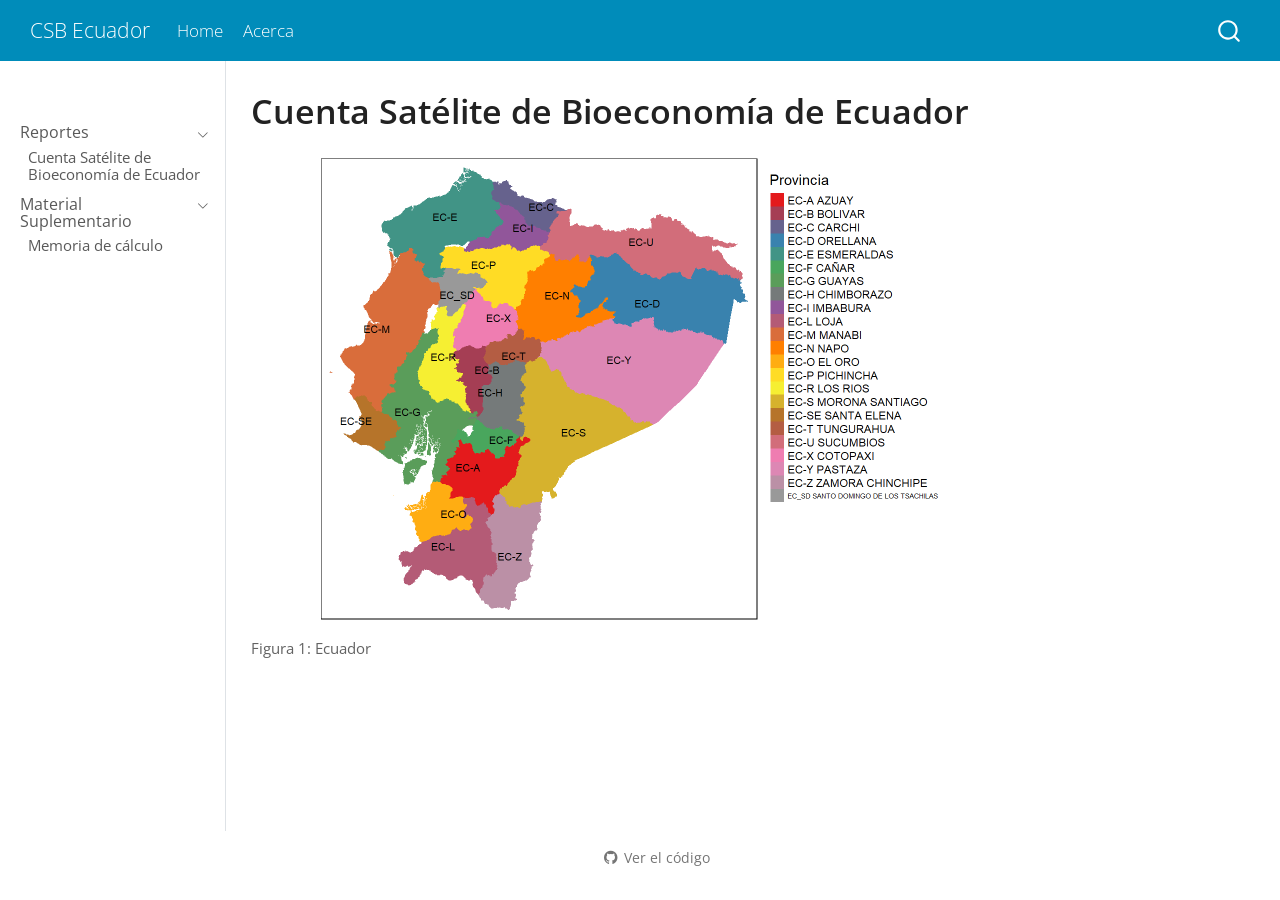
<file: docs/index.html>
<!DOCTYPE html>
<html xmlns="http://www.w3.org/1999/xhtml" lang="es" xml:lang="es"><head>

<meta charset="utf-8">
<meta name="generator" content="quarto-1.4.549">

<meta name="viewport" content="width=device-width, initial-scale=1.0, user-scalable=yes">


<title>CSB Ecuador - Cuenta Satélite de Bioeconomía de Ecuador</title>
<style>
code{white-space: pre-wrap;}
span.smallcaps{font-variant: small-caps;}
div.columns{display: flex; gap: min(4vw, 1.5em);}
div.column{flex: auto; overflow-x: auto;}
div.hanging-indent{margin-left: 1.5em; text-indent: -1.5em;}
ul.task-list{list-style: none;}
ul.task-list li input[type="checkbox"] {
  width: 0.8em;
  margin: 0 0.8em 0.2em -1em; /* quarto-specific, see https://github.com/quarto-dev/quarto-cli/issues/4556 */ 
  vertical-align: middle;
}
</style>


<script src="site_libs/quarto-nav/quarto-nav.js"></script>
<script src="site_libs/clipboard/clipboard.min.js"></script>
<script src="site_libs/quarto-search/autocomplete.umd.js"></script>
<script src="site_libs/quarto-search/fuse.min.js"></script>
<script src="site_libs/quarto-search/quarto-search.js"></script>
<meta name="quarto:offset" content="./">
<script src="site_libs/quarto-html/quarto.js"></script>
<script src="site_libs/quarto-html/popper.min.js"></script>
<script src="site_libs/quarto-html/tippy.umd.min.js"></script>
<script src="site_libs/quarto-html/anchor.min.js"></script>
<link href="site_libs/quarto-html/tippy.css" rel="stylesheet">
<link href="site_libs/quarto-html/quarto-syntax-highlighting.css" rel="stylesheet" id="quarto-text-highlighting-styles">
<script src="site_libs/bootstrap/bootstrap.min.js"></script>
<link href="site_libs/bootstrap/bootstrap-icons.css" rel="stylesheet">
<link href="site_libs/bootstrap/bootstrap.min.css" rel="stylesheet" id="quarto-bootstrap" data-mode="light">
<script id="quarto-search-options" type="application/json">{
  "location": "navbar",
  "copy-button": false,
  "collapse-after": 3,
  "panel-placement": "end",
  "type": "overlay",
  "limit": 50,
  "keyboard-shortcut": [
    "f",
    "/",
    "s"
  ],
  "show-item-context": false,
  "language": {
    "search-no-results-text": "Sin resultados",
    "search-matching-documents-text": "documentos encontrados",
    "search-copy-link-title": "Copiar el enlace en la búsqueda",
    "search-hide-matches-text": "Ocultar resultados adicionales",
    "search-more-match-text": "resultado adicional en este documento",
    "search-more-matches-text": "resultados adicionales en este documento",
    "search-clear-button-title": "Borrar",
    "search-text-placeholder": "",
    "search-detached-cancel-button-title": "Cancelar",
    "search-submit-button-title": "Enviar",
    "search-label": "Buscar"
  }
}</script>


<link rel="stylesheet" href="styles.css">
</head>

<body class="nav-sidebar docked nav-fixed">

<div id="quarto-search-results"></div>
  <header id="quarto-header" class="headroom fixed-top">
    <nav class="navbar navbar-expand-lg " data-bs-theme="dark">
      <div class="navbar-container container-fluid">
      <div class="navbar-brand-container mx-auto">
    <a class="navbar-brand" href="./index.html">
    <span class="navbar-title">CSB Ecuador</span>
    </a>
  </div>
            <div id="quarto-search" class="" title="Buscar"></div>
          <button class="navbar-toggler" type="button" data-bs-toggle="collapse" data-bs-target="#navbarCollapse" aria-controls="navbarCollapse" aria-expanded="false" aria-label="Navegación de palanca" onclick="if (window.quartoToggleHeadroom) { window.quartoToggleHeadroom(); }">
  <span class="navbar-toggler-icon"></span>
</button>
          <div class="collapse navbar-collapse" id="navbarCollapse">
            <ul class="navbar-nav navbar-nav-scroll me-auto">
  <li class="nav-item">
    <a class="nav-link active" href="./index.html" aria-current="page"> 
<span class="menu-text">Home</span></a>
  </li>  
  <li class="nav-item">
    <a class="nav-link" href="./acerca.html"> 
<span class="menu-text">Acerca</span></a>
  </li>  
</ul>
          </div> <!-- /navcollapse -->
          <div class="quarto-navbar-tools">
</div>
      </div> <!-- /container-fluid -->
    </nav>
  <nav class="quarto-secondary-nav">
    <div class="container-fluid d-flex">
      <button type="button" class="quarto-btn-toggle btn" data-bs-toggle="collapse" data-bs-target=".quarto-sidebar-collapse-item" aria-controls="quarto-sidebar" aria-expanded="false" aria-label="Alternar barra lateral" onclick="if (window.quartoToggleHeadroom) { window.quartoToggleHeadroom(); }">
        <i class="bi bi-layout-text-sidebar-reverse"></i>
      </button>
        <nav class="quarto-page-breadcrumbs" aria-label="breadcrumb"><ol class="breadcrumb"><li class="breadcrumb-item">Cuenta Satélite de Bioeconomía de Ecuador</li></ol></nav>
        <a class="flex-grow-1" role="button" data-bs-toggle="collapse" data-bs-target=".quarto-sidebar-collapse-item" aria-controls="quarto-sidebar" aria-expanded="false" aria-label="Alternar barra lateral" onclick="if (window.quartoToggleHeadroom) { window.quartoToggleHeadroom(); }">      
        </a>
      <button type="button" class="btn quarto-search-button" aria-label="" onclick="window.quartoOpenSearch();">
        <i class="bi bi-search"></i>
      </button>
    </div>
  </nav>
</header>
<!-- content -->
<div id="quarto-content" class="quarto-container page-columns page-rows-contents page-layout-article page-navbar">
<!-- sidebar -->
  <nav id="quarto-sidebar" class="sidebar collapse collapse-horizontal quarto-sidebar-collapse-item sidebar-navigation docked overflow-auto">
        <div class="mt-2 flex-shrink-0 align-items-center">
        <div class="sidebar-search">
        <div id="quarto-search" class="" title="Buscar"></div>
        </div>
        </div>
    <div class="sidebar-menu-container"> 
    <ul class="list-unstyled mt-1">
        <li class="sidebar-item sidebar-item-section">
      <div class="sidebar-item-container"> 
            <a class="sidebar-item-text sidebar-link text-start" data-bs-toggle="collapse" data-bs-target="#quarto-sidebar-section-1" aria-expanded="true">
 <span class="menu-text">Reportes</span></a>
          <a class="sidebar-item-toggle text-start" data-bs-toggle="collapse" data-bs-target="#quarto-sidebar-section-1" aria-expanded="true" aria-label="Alternar sección">
            <i class="bi bi-chevron-right ms-2"></i>
          </a> 
      </div>
      <ul id="quarto-sidebar-section-1" class="collapse list-unstyled sidebar-section depth1 show">  
          <li class="sidebar-item">
  <div class="sidebar-item-container"> 
  <a href="./reportes/cta-bioeconomia-ecu.html" class="sidebar-item-text sidebar-link">
 <span class="menu-text">Cuenta Satélite de Bioeconomía de Ecuador</span></a>
  </div>
</li>
      </ul>
  </li>
        <li class="sidebar-item sidebar-item-section">
      <div class="sidebar-item-container"> 
            <a class="sidebar-item-text sidebar-link text-start" data-bs-toggle="collapse" data-bs-target="#quarto-sidebar-section-2" aria-expanded="true">
 <span class="menu-text">Material Suplementario</span></a>
          <a class="sidebar-item-toggle text-start" data-bs-toggle="collapse" data-bs-target="#quarto-sidebar-section-2" aria-expanded="true" aria-label="Alternar sección">
            <i class="bi bi-chevron-right ms-2"></i>
          </a> 
      </div>
      <ul id="quarto-sidebar-section-2" class="collapse list-unstyled sidebar-section depth1 show">  
          <li class="sidebar-item">
  <div class="sidebar-item-container"> 
  <a href="./suplementarios/mem-cta-bioeconomia-ecu.html" class="sidebar-item-text sidebar-link">
 <span class="menu-text">Memoria de cálculo</span></a>
  </div>
</li>
      </ul>
  </li>
    </ul>
    </div>
</nav>
<div id="quarto-sidebar-glass" class="quarto-sidebar-collapse-item" data-bs-toggle="collapse" data-bs-target=".quarto-sidebar-collapse-item"></div>
<!-- margin-sidebar -->
    <div id="quarto-margin-sidebar" class="sidebar margin-sidebar">
        
    </div>
<!-- main -->
<main class="content" id="quarto-document-content">

<header id="title-block-header" class="quarto-title-block default">
<div class="quarto-title">
<h1 class="title">Cuenta Satélite de Bioeconomía de Ecuador</h1>
</div>



<div class="quarto-title-meta">

    
  
    
  </div>
  


</header>


<div class="cell">
<div class="cell-output-display">
<div id="fig-map-adm1" class="quarto-figure quarto-figure-center quarto-float anchored">
<figure class="quarto-float quarto-float-fig figure">
<div aria-describedby="fig-map-adm1-caption-0ceaefa1-69ba-4598-a22c-09a6ac19f8ca">
<img src="index_files/figure-html/fig-map-adm1-1.png" class="img-fluid figure-img" width="672">
</div>
<figcaption class="quarto-float-caption-bottom quarto-float-caption quarto-float-fig" id="fig-map-adm1-caption-0ceaefa1-69ba-4598-a22c-09a6ac19f8ca">
Figura&nbsp;1: Ecuador
</figcaption>
</figure>
</div>
</div>
</div>



</main> <!-- /main -->
<script id="quarto-html-after-body" type="application/javascript">
window.document.addEventListener("DOMContentLoaded", function (event) {
  const toggleBodyColorMode = (bsSheetEl) => {
    const mode = bsSheetEl.getAttribute("data-mode");
    const bodyEl = window.document.querySelector("body");
    if (mode === "dark") {
      bodyEl.classList.add("quarto-dark");
      bodyEl.classList.remove("quarto-light");
    } else {
      bodyEl.classList.add("quarto-light");
      bodyEl.classList.remove("quarto-dark");
    }
  }
  const toggleBodyColorPrimary = () => {
    const bsSheetEl = window.document.querySelector("link#quarto-bootstrap");
    if (bsSheetEl) {
      toggleBodyColorMode(bsSheetEl);
    }
  }
  toggleBodyColorPrimary();  
  const icon = "";
  const anchorJS = new window.AnchorJS();
  anchorJS.options = {
    placement: 'right',
    icon: icon
  };
  anchorJS.add('.anchored');
  const isCodeAnnotation = (el) => {
    for (const clz of el.classList) {
      if (clz.startsWith('code-annotation-')) {                     
        return true;
      }
    }
    return false;
  }
  const clipboard = new window.ClipboardJS('.code-copy-button', {
    text: function(trigger) {
      const codeEl = trigger.previousElementSibling.cloneNode(true);
      for (const childEl of codeEl.children) {
        if (isCodeAnnotation(childEl)) {
          childEl.remove();
        }
      }
      return codeEl.innerText;
    }
  });
  clipboard.on('success', function(e) {
    // button target
    const button = e.trigger;
    // don't keep focus
    button.blur();
    // flash "checked"
    button.classList.add('code-copy-button-checked');
    var currentTitle = button.getAttribute("title");
    button.setAttribute("title", "Copiado");
    let tooltip;
    if (window.bootstrap) {
      button.setAttribute("data-bs-toggle", "tooltip");
      button.setAttribute("data-bs-placement", "left");
      button.setAttribute("data-bs-title", "Copiado");
      tooltip = new bootstrap.Tooltip(button, 
        { trigger: "manual", 
          customClass: "code-copy-button-tooltip",
          offset: [0, -8]});
      tooltip.show();    
    }
    setTimeout(function() {
      if (tooltip) {
        tooltip.hide();
        button.removeAttribute("data-bs-title");
        button.removeAttribute("data-bs-toggle");
        button.removeAttribute("data-bs-placement");
      }
      button.setAttribute("title", currentTitle);
      button.classList.remove('code-copy-button-checked');
    }, 1000);
    // clear code selection
    e.clearSelection();
  });
  function tippyHover(el, contentFn, onTriggerFn, onUntriggerFn) {
    const config = {
      allowHTML: true,
      maxWidth: 500,
      delay: 100,
      arrow: false,
      appendTo: function(el) {
          return el.parentElement;
      },
      interactive: true,
      interactiveBorder: 10,
      theme: 'quarto',
      placement: 'bottom-start',
    };
    if (contentFn) {
      config.content = contentFn;
    }
    if (onTriggerFn) {
      config.onTrigger = onTriggerFn;
    }
    if (onUntriggerFn) {
      config.onUntrigger = onUntriggerFn;
    }
    window.tippy(el, config); 
  }
  const noterefs = window.document.querySelectorAll('a[role="doc-noteref"]');
  for (var i=0; i<noterefs.length; i++) {
    const ref = noterefs[i];
    tippyHover(ref, function() {
      // use id or data attribute instead here
      let href = ref.getAttribute('data-footnote-href') || ref.getAttribute('href');
      try { href = new URL(href).hash; } catch {}
      const id = href.replace(/^#\/?/, "");
      const note = window.document.getElementById(id);
      return note.innerHTML;
    });
  }
  const xrefs = window.document.querySelectorAll('a.quarto-xref');
  const processXRef = (id, note) => {
    // Strip column container classes
    const stripColumnClz = (el) => {
      el.classList.remove("page-full", "page-columns");
      if (el.children) {
        for (const child of el.children) {
          stripColumnClz(child);
        }
      }
    }
    stripColumnClz(note)
    if (id === null || id.startsWith('sec-')) {
      // Special case sections, only their first couple elements
      const container = document.createElement("div");
      if (note.children && note.children.length > 2) {
        container.appendChild(note.children[0].cloneNode(true));
        for (let i = 1; i < note.children.length; i++) {
          const child = note.children[i];
          if (child.tagName === "P" && child.innerText === "") {
            continue;
          } else {
            container.appendChild(child.cloneNode(true));
            break;
          }
        }
        if (window.Quarto?.typesetMath) {
          window.Quarto.typesetMath(container);
        }
        return container.innerHTML
      } else {
        if (window.Quarto?.typesetMath) {
          window.Quarto.typesetMath(note);
        }
        return note.innerHTML;
      }
    } else {
      // Remove any anchor links if they are present
      const anchorLink = note.querySelector('a.anchorjs-link');
      if (anchorLink) {
        anchorLink.remove();
      }
      if (window.Quarto?.typesetMath) {
        window.Quarto.typesetMath(note);
      }
      // TODO in 1.5, we should make sure this works without a callout special case
      if (note.classList.contains("callout")) {
        return note.outerHTML;
      } else {
        return note.innerHTML;
      }
    }
  }
  for (var i=0; i<xrefs.length; i++) {
    const xref = xrefs[i];
    tippyHover(xref, undefined, function(instance) {
      instance.disable();
      let url = xref.getAttribute('href');
      let hash = undefined; 
      if (url.startsWith('#')) {
        hash = url;
      } else {
        try { hash = new URL(url).hash; } catch {}
      }
      if (hash) {
        const id = hash.replace(/^#\/?/, "");
        const note = window.document.getElementById(id);
        if (note !== null) {
          try {
            const html = processXRef(id, note.cloneNode(true));
            instance.setContent(html);
          } finally {
            instance.enable();
            instance.show();
          }
        } else {
          // See if we can fetch this
          fetch(url.split('#')[0])
          .then(res => res.text())
          .then(html => {
            const parser = new DOMParser();
            const htmlDoc = parser.parseFromString(html, "text/html");
            const note = htmlDoc.getElementById(id);
            if (note !== null) {
              const html = processXRef(id, note);
              instance.setContent(html);
            } 
          }).finally(() => {
            instance.enable();
            instance.show();
          });
        }
      } else {
        // See if we can fetch a full url (with no hash to target)
        // This is a special case and we should probably do some content thinning / targeting
        fetch(url)
        .then(res => res.text())
        .then(html => {
          const parser = new DOMParser();
          const htmlDoc = parser.parseFromString(html, "text/html");
          const note = htmlDoc.querySelector('main.content');
          if (note !== null) {
            // This should only happen for chapter cross references
            // (since there is no id in the URL)
            // remove the first header
            if (note.children.length > 0 && note.children[0].tagName === "HEADER") {
              note.children[0].remove();
            }
            const html = processXRef(null, note);
            instance.setContent(html);
          } 
        }).finally(() => {
          instance.enable();
          instance.show();
        });
      }
    }, function(instance) {
    });
  }
      let selectedAnnoteEl;
      const selectorForAnnotation = ( cell, annotation) => {
        let cellAttr = 'data-code-cell="' + cell + '"';
        let lineAttr = 'data-code-annotation="' +  annotation + '"';
        const selector = 'span[' + cellAttr + '][' + lineAttr + ']';
        return selector;
      }
      const selectCodeLines = (annoteEl) => {
        const doc = window.document;
        const targetCell = annoteEl.getAttribute("data-target-cell");
        const targetAnnotation = annoteEl.getAttribute("data-target-annotation");
        const annoteSpan = window.document.querySelector(selectorForAnnotation(targetCell, targetAnnotation));
        const lines = annoteSpan.getAttribute("data-code-lines").split(",");
        const lineIds = lines.map((line) => {
          return targetCell + "-" + line;
        })
        let top = null;
        let height = null;
        let parent = null;
        if (lineIds.length > 0) {
            //compute the position of the single el (top and bottom and make a div)
            const el = window.document.getElementById(lineIds[0]);
            top = el.offsetTop;
            height = el.offsetHeight;
            parent = el.parentElement.parentElement;
          if (lineIds.length > 1) {
            const lastEl = window.document.getElementById(lineIds[lineIds.length - 1]);
            const bottom = lastEl.offsetTop + lastEl.offsetHeight;
            height = bottom - top;
          }
          if (top !== null && height !== null && parent !== null) {
            // cook up a div (if necessary) and position it 
            let div = window.document.getElementById("code-annotation-line-highlight");
            if (div === null) {
              div = window.document.createElement("div");
              div.setAttribute("id", "code-annotation-line-highlight");
              div.style.position = 'absolute';
              parent.appendChild(div);
            }
            div.style.top = top - 2 + "px";
            div.style.height = height + 4 + "px";
            div.style.left = 0;
            let gutterDiv = window.document.getElementById("code-annotation-line-highlight-gutter");
            if (gutterDiv === null) {
              gutterDiv = window.document.createElement("div");
              gutterDiv.setAttribute("id", "code-annotation-line-highlight-gutter");
              gutterDiv.style.position = 'absolute';
              const codeCell = window.document.getElementById(targetCell);
              const gutter = codeCell.querySelector('.code-annotation-gutter');
              gutter.appendChild(gutterDiv);
            }
            gutterDiv.style.top = top - 2 + "px";
            gutterDiv.style.height = height + 4 + "px";
          }
          selectedAnnoteEl = annoteEl;
        }
      };
      const unselectCodeLines = () => {
        const elementsIds = ["code-annotation-line-highlight", "code-annotation-line-highlight-gutter"];
        elementsIds.forEach((elId) => {
          const div = window.document.getElementById(elId);
          if (div) {
            div.remove();
          }
        });
        selectedAnnoteEl = undefined;
      };
        // Handle positioning of the toggle
    window.addEventListener(
      "resize",
      throttle(() => {
        elRect = undefined;
        if (selectedAnnoteEl) {
          selectCodeLines(selectedAnnoteEl);
        }
      }, 10)
    );
    function throttle(fn, ms) {
    let throttle = false;
    let timer;
      return (...args) => {
        if(!throttle) { // first call gets through
            fn.apply(this, args);
            throttle = true;
        } else { // all the others get throttled
            if(timer) clearTimeout(timer); // cancel #2
            timer = setTimeout(() => {
              fn.apply(this, args);
              timer = throttle = false;
            }, ms);
        }
      };
    }
      // Attach click handler to the DT
      const annoteDls = window.document.querySelectorAll('dt[data-target-cell]');
      for (const annoteDlNode of annoteDls) {
        annoteDlNode.addEventListener('click', (event) => {
          const clickedEl = event.target;
          if (clickedEl !== selectedAnnoteEl) {
            unselectCodeLines();
            const activeEl = window.document.querySelector('dt[data-target-cell].code-annotation-active');
            if (activeEl) {
              activeEl.classList.remove('code-annotation-active');
            }
            selectCodeLines(clickedEl);
            clickedEl.classList.add('code-annotation-active');
          } else {
            // Unselect the line
            unselectCodeLines();
            clickedEl.classList.remove('code-annotation-active');
          }
        });
      }
  const findCites = (el) => {
    const parentEl = el.parentElement;
    if (parentEl) {
      const cites = parentEl.dataset.cites;
      if (cites) {
        return {
          el,
          cites: cites.split(' ')
        };
      } else {
        return findCites(el.parentElement)
      }
    } else {
      return undefined;
    }
  };
  var bibliorefs = window.document.querySelectorAll('a[role="doc-biblioref"]');
  for (var i=0; i<bibliorefs.length; i++) {
    const ref = bibliorefs[i];
    const citeInfo = findCites(ref);
    if (citeInfo) {
      tippyHover(citeInfo.el, function() {
        var popup = window.document.createElement('div');
        citeInfo.cites.forEach(function(cite) {
          var citeDiv = window.document.createElement('div');
          citeDiv.classList.add('hanging-indent');
          citeDiv.classList.add('csl-entry');
          var biblioDiv = window.document.getElementById('ref-' + cite);
          if (biblioDiv) {
            citeDiv.innerHTML = biblioDiv.innerHTML;
          }
          popup.appendChild(citeDiv);
        });
        return popup.innerHTML;
      });
    }
  }
});
</script>
</div> <!-- /content -->




<footer class="footer"><div class="nav-footer"><div class="nav-footer-center"><div class="toc-actions"><ul><li><a href="https://github.com/rvconsulting/cta-bioeconomia-ECU/blob/master/index.qmd" class="toc-action"><i class="bi bi-github"></i>Ver el código</a></li></ul></div></div></div></footer></body></html>
</file>
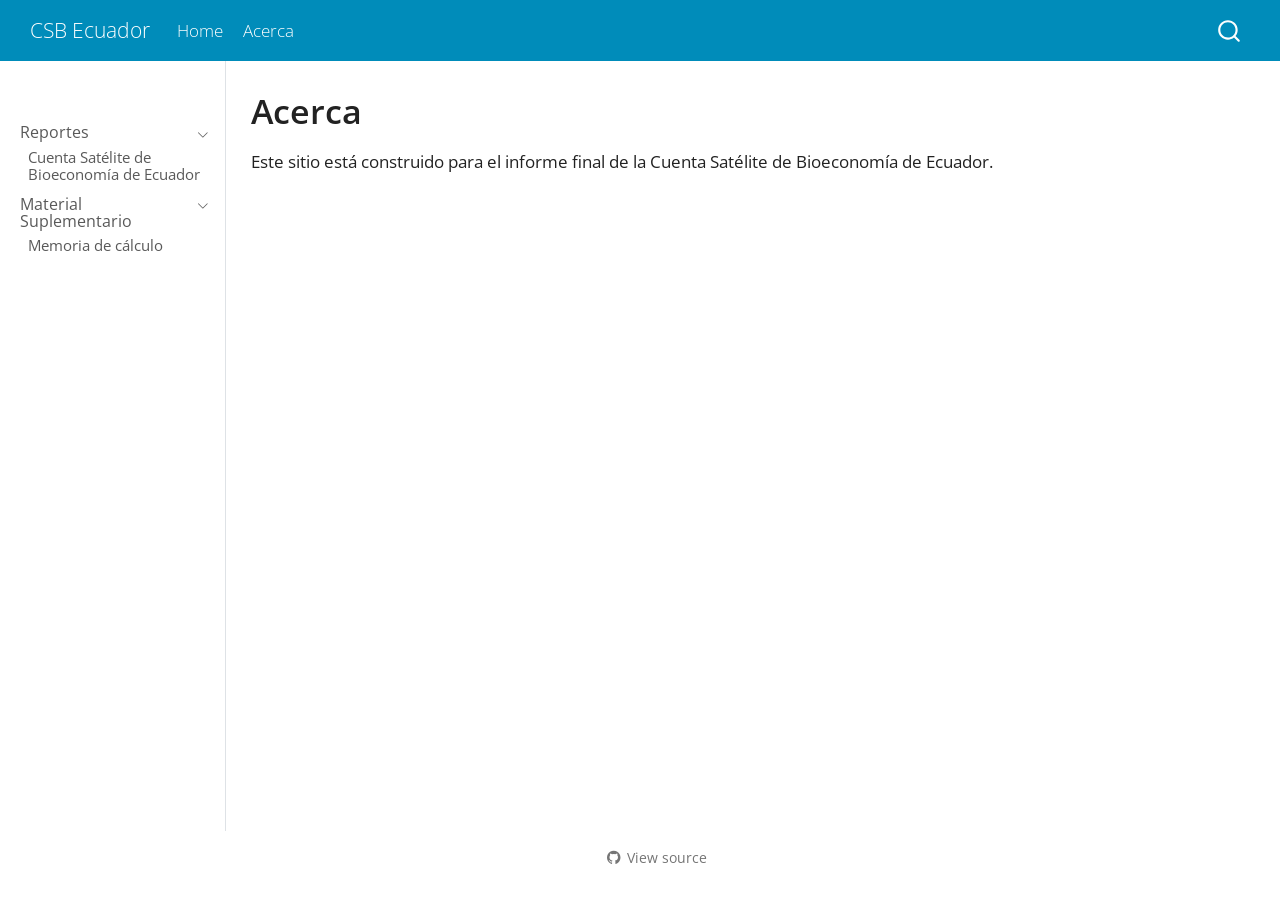
<file: docs/acerca.html>
<!DOCTYPE html>
<html xmlns="http://www.w3.org/1999/xhtml" lang="en" xml:lang="en"><head>

<meta charset="utf-8">
<meta name="generator" content="quarto-1.4.549">

<meta name="viewport" content="width=device-width, initial-scale=1.0, user-scalable=yes">


<title>CSB Ecuador - Acerca</title>
<style>
code{white-space: pre-wrap;}
span.smallcaps{font-variant: small-caps;}
div.columns{display: flex; gap: min(4vw, 1.5em);}
div.column{flex: auto; overflow-x: auto;}
div.hanging-indent{margin-left: 1.5em; text-indent: -1.5em;}
ul.task-list{list-style: none;}
ul.task-list li input[type="checkbox"] {
  width: 0.8em;
  margin: 0 0.8em 0.2em -1em; /* quarto-specific, see https://github.com/quarto-dev/quarto-cli/issues/4556 */ 
  vertical-align: middle;
}
</style>


<script src="site_libs/quarto-nav/quarto-nav.js"></script>
<script src="site_libs/clipboard/clipboard.min.js"></script>
<script src="site_libs/quarto-search/autocomplete.umd.js"></script>
<script src="site_libs/quarto-search/fuse.min.js"></script>
<script src="site_libs/quarto-search/quarto-search.js"></script>
<meta name="quarto:offset" content="./">
<script src="site_libs/quarto-html/quarto.js"></script>
<script src="site_libs/quarto-html/popper.min.js"></script>
<script src="site_libs/quarto-html/tippy.umd.min.js"></script>
<script src="site_libs/quarto-html/anchor.min.js"></script>
<link href="site_libs/quarto-html/tippy.css" rel="stylesheet">
<link href="site_libs/quarto-html/quarto-syntax-highlighting.css" rel="stylesheet" id="quarto-text-highlighting-styles">
<script src="site_libs/bootstrap/bootstrap.min.js"></script>
<link href="site_libs/bootstrap/bootstrap-icons.css" rel="stylesheet">
<link href="site_libs/bootstrap/bootstrap.min.css" rel="stylesheet" id="quarto-bootstrap" data-mode="light">
<script id="quarto-search-options" type="application/json">{
  "location": "navbar",
  "copy-button": false,
  "collapse-after": 3,
  "panel-placement": "end",
  "type": "overlay",
  "limit": 50,
  "keyboard-shortcut": [
    "f",
    "/",
    "s"
  ],
  "show-item-context": false,
  "language": {
    "search-no-results-text": "No results",
    "search-matching-documents-text": "matching documents",
    "search-copy-link-title": "Copy link to search",
    "search-hide-matches-text": "Hide additional matches",
    "search-more-match-text": "more match in this document",
    "search-more-matches-text": "more matches in this document",
    "search-clear-button-title": "Clear",
    "search-text-placeholder": "",
    "search-detached-cancel-button-title": "Cancel",
    "search-submit-button-title": "Submit",
    "search-label": "Search"
  }
}</script>


<link rel="stylesheet" href="styles.css">
</head>

<body class="nav-sidebar docked nav-fixed">

<div id="quarto-search-results"></div>
  <header id="quarto-header" class="headroom fixed-top">
    <nav class="navbar navbar-expand-lg " data-bs-theme="dark">
      <div class="navbar-container container-fluid">
      <div class="navbar-brand-container mx-auto">
    <a class="navbar-brand" href="./index.html">
    <span class="navbar-title">CSB Ecuador</span>
    </a>
  </div>
            <div id="quarto-search" class="" title="Search"></div>
          <button class="navbar-toggler" type="button" data-bs-toggle="collapse" data-bs-target="#navbarCollapse" aria-controls="navbarCollapse" aria-expanded="false" aria-label="Toggle navigation" onclick="if (window.quartoToggleHeadroom) { window.quartoToggleHeadroom(); }">
  <span class="navbar-toggler-icon"></span>
</button>
          <div class="collapse navbar-collapse" id="navbarCollapse">
            <ul class="navbar-nav navbar-nav-scroll me-auto">
  <li class="nav-item">
    <a class="nav-link" href="./index.html"> 
<span class="menu-text">Home</span></a>
  </li>  
  <li class="nav-item">
    <a class="nav-link active" href="./acerca.html" aria-current="page"> 
<span class="menu-text">Acerca</span></a>
  </li>  
</ul>
          </div> <!-- /navcollapse -->
          <div class="quarto-navbar-tools">
</div>
      </div> <!-- /container-fluid -->
    </nav>
  <nav class="quarto-secondary-nav">
    <div class="container-fluid d-flex">
      <button type="button" class="quarto-btn-toggle btn" data-bs-toggle="collapse" data-bs-target=".quarto-sidebar-collapse-item" aria-controls="quarto-sidebar" aria-expanded="false" aria-label="Toggle sidebar navigation" onclick="if (window.quartoToggleHeadroom) { window.quartoToggleHeadroom(); }">
        <i class="bi bi-layout-text-sidebar-reverse"></i>
      </button>
        <nav class="quarto-page-breadcrumbs" aria-label="breadcrumb"><ol class="breadcrumb"><li class="breadcrumb-item">Acerca</li></ol></nav>
        <a class="flex-grow-1" role="button" data-bs-toggle="collapse" data-bs-target=".quarto-sidebar-collapse-item" aria-controls="quarto-sidebar" aria-expanded="false" aria-label="Toggle sidebar navigation" onclick="if (window.quartoToggleHeadroom) { window.quartoToggleHeadroom(); }">      
        </a>
      <button type="button" class="btn quarto-search-button" aria-label="" onclick="window.quartoOpenSearch();">
        <i class="bi bi-search"></i>
      </button>
    </div>
  </nav>
</header>
<!-- content -->
<div id="quarto-content" class="quarto-container page-columns page-rows-contents page-layout-article page-navbar">
<!-- sidebar -->
  <nav id="quarto-sidebar" class="sidebar collapse collapse-horizontal quarto-sidebar-collapse-item sidebar-navigation docked overflow-auto">
        <div class="mt-2 flex-shrink-0 align-items-center">
        <div class="sidebar-search">
        <div id="quarto-search" class="" title="Search"></div>
        </div>
        </div>
    <div class="sidebar-menu-container"> 
    <ul class="list-unstyled mt-1">
        <li class="sidebar-item sidebar-item-section">
      <div class="sidebar-item-container"> 
            <a class="sidebar-item-text sidebar-link text-start" data-bs-toggle="collapse" data-bs-target="#quarto-sidebar-section-1" aria-expanded="true">
 <span class="menu-text">Reportes</span></a>
          <a class="sidebar-item-toggle text-start" data-bs-toggle="collapse" data-bs-target="#quarto-sidebar-section-1" aria-expanded="true" aria-label="Toggle section">
            <i class="bi bi-chevron-right ms-2"></i>
          </a> 
      </div>
      <ul id="quarto-sidebar-section-1" class="collapse list-unstyled sidebar-section depth1 show">  
          <li class="sidebar-item">
  <div class="sidebar-item-container"> 
  <a href="./reportes/cta-bioeconomia-ecu.html" class="sidebar-item-text sidebar-link">
 <span class="menu-text">Cuenta Satélite de Bioeconomía de Ecuador</span></a>
  </div>
</li>
      </ul>
  </li>
        <li class="sidebar-item sidebar-item-section">
      <div class="sidebar-item-container"> 
            <a class="sidebar-item-text sidebar-link text-start" data-bs-toggle="collapse" data-bs-target="#quarto-sidebar-section-2" aria-expanded="true">
 <span class="menu-text">Material Suplementario</span></a>
          <a class="sidebar-item-toggle text-start" data-bs-toggle="collapse" data-bs-target="#quarto-sidebar-section-2" aria-expanded="true" aria-label="Toggle section">
            <i class="bi bi-chevron-right ms-2"></i>
          </a> 
      </div>
      <ul id="quarto-sidebar-section-2" class="collapse list-unstyled sidebar-section depth1 show">  
          <li class="sidebar-item">
  <div class="sidebar-item-container"> 
  <a href="./suplementarios/mem-cta-bioeconomia-ecu.html" class="sidebar-item-text sidebar-link">
 <span class="menu-text">Memoria de cálculo</span></a>
  </div>
</li>
      </ul>
  </li>
    </ul>
    </div>
</nav>
<div id="quarto-sidebar-glass" class="quarto-sidebar-collapse-item" data-bs-toggle="collapse" data-bs-target=".quarto-sidebar-collapse-item"></div>
<!-- margin-sidebar -->
    <div id="quarto-margin-sidebar" class="sidebar margin-sidebar">
        
    </div>
<!-- main -->
<main class="content" id="quarto-document-content">

<header id="title-block-header" class="quarto-title-block default">
<div class="quarto-title">
<h1 class="title">Acerca</h1>
</div>



<div class="quarto-title-meta">

    
  
    
  </div>
  


</header>


<p>Este sitio está construido para el informe final de la Cuenta Satélite de Bioeconomía de Ecuador.</p>



</main> <!-- /main -->
<script id="quarto-html-after-body" type="application/javascript">
window.document.addEventListener("DOMContentLoaded", function (event) {
  const toggleBodyColorMode = (bsSheetEl) => {
    const mode = bsSheetEl.getAttribute("data-mode");
    const bodyEl = window.document.querySelector("body");
    if (mode === "dark") {
      bodyEl.classList.add("quarto-dark");
      bodyEl.classList.remove("quarto-light");
    } else {
      bodyEl.classList.add("quarto-light");
      bodyEl.classList.remove("quarto-dark");
    }
  }
  const toggleBodyColorPrimary = () => {
    const bsSheetEl = window.document.querySelector("link#quarto-bootstrap");
    if (bsSheetEl) {
      toggleBodyColorMode(bsSheetEl);
    }
  }
  toggleBodyColorPrimary();  
  const icon = "";
  const anchorJS = new window.AnchorJS();
  anchorJS.options = {
    placement: 'right',
    icon: icon
  };
  anchorJS.add('.anchored');
  const isCodeAnnotation = (el) => {
    for (const clz of el.classList) {
      if (clz.startsWith('code-annotation-')) {                     
        return true;
      }
    }
    return false;
  }
  const clipboard = new window.ClipboardJS('.code-copy-button', {
    text: function(trigger) {
      const codeEl = trigger.previousElementSibling.cloneNode(true);
      for (const childEl of codeEl.children) {
        if (isCodeAnnotation(childEl)) {
          childEl.remove();
        }
      }
      return codeEl.innerText;
    }
  });
  clipboard.on('success', function(e) {
    // button target
    const button = e.trigger;
    // don't keep focus
    button.blur();
    // flash "checked"
    button.classList.add('code-copy-button-checked');
    var currentTitle = button.getAttribute("title");
    button.setAttribute("title", "Copied!");
    let tooltip;
    if (window.bootstrap) {
      button.setAttribute("data-bs-toggle", "tooltip");
      button.setAttribute("data-bs-placement", "left");
      button.setAttribute("data-bs-title", "Copied!");
      tooltip = new bootstrap.Tooltip(button, 
        { trigger: "manual", 
          customClass: "code-copy-button-tooltip",
          offset: [0, -8]});
      tooltip.show();    
    }
    setTimeout(function() {
      if (tooltip) {
        tooltip.hide();
        button.removeAttribute("data-bs-title");
        button.removeAttribute("data-bs-toggle");
        button.removeAttribute("data-bs-placement");
      }
      button.setAttribute("title", currentTitle);
      button.classList.remove('code-copy-button-checked');
    }, 1000);
    // clear code selection
    e.clearSelection();
  });
  function tippyHover(el, contentFn, onTriggerFn, onUntriggerFn) {
    const config = {
      allowHTML: true,
      maxWidth: 500,
      delay: 100,
      arrow: false,
      appendTo: function(el) {
          return el.parentElement;
      },
      interactive: true,
      interactiveBorder: 10,
      theme: 'quarto',
      placement: 'bottom-start',
    };
    if (contentFn) {
      config.content = contentFn;
    }
    if (onTriggerFn) {
      config.onTrigger = onTriggerFn;
    }
    if (onUntriggerFn) {
      config.onUntrigger = onUntriggerFn;
    }
    window.tippy(el, config); 
  }
  const noterefs = window.document.querySelectorAll('a[role="doc-noteref"]');
  for (var i=0; i<noterefs.length; i++) {
    const ref = noterefs[i];
    tippyHover(ref, function() {
      // use id or data attribute instead here
      let href = ref.getAttribute('data-footnote-href') || ref.getAttribute('href');
      try { href = new URL(href).hash; } catch {}
      const id = href.replace(/^#\/?/, "");
      const note = window.document.getElementById(id);
      return note.innerHTML;
    });
  }
  const xrefs = window.document.querySelectorAll('a.quarto-xref');
  const processXRef = (id, note) => {
    // Strip column container classes
    const stripColumnClz = (el) => {
      el.classList.remove("page-full", "page-columns");
      if (el.children) {
        for (const child of el.children) {
          stripColumnClz(child);
        }
      }
    }
    stripColumnClz(note)
    if (id === null || id.startsWith('sec-')) {
      // Special case sections, only their first couple elements
      const container = document.createElement("div");
      if (note.children && note.children.length > 2) {
        container.appendChild(note.children[0].cloneNode(true));
        for (let i = 1; i < note.children.length; i++) {
          const child = note.children[i];
          if (child.tagName === "P" && child.innerText === "") {
            continue;
          } else {
            container.appendChild(child.cloneNode(true));
            break;
          }
        }
        if (window.Quarto?.typesetMath) {
          window.Quarto.typesetMath(container);
        }
        return container.innerHTML
      } else {
        if (window.Quarto?.typesetMath) {
          window.Quarto.typesetMath(note);
        }
        return note.innerHTML;
      }
    } else {
      // Remove any anchor links if they are present
      const anchorLink = note.querySelector('a.anchorjs-link');
      if (anchorLink) {
        anchorLink.remove();
      }
      if (window.Quarto?.typesetMath) {
        window.Quarto.typesetMath(note);
      }
      // TODO in 1.5, we should make sure this works without a callout special case
      if (note.classList.contains("callout")) {
        return note.outerHTML;
      } else {
        return note.innerHTML;
      }
    }
  }
  for (var i=0; i<xrefs.length; i++) {
    const xref = xrefs[i];
    tippyHover(xref, undefined, function(instance) {
      instance.disable();
      let url = xref.getAttribute('href');
      let hash = undefined; 
      if (url.startsWith('#')) {
        hash = url;
      } else {
        try { hash = new URL(url).hash; } catch {}
      }
      if (hash) {
        const id = hash.replace(/^#\/?/, "");
        const note = window.document.getElementById(id);
        if (note !== null) {
          try {
            const html = processXRef(id, note.cloneNode(true));
            instance.setContent(html);
          } finally {
            instance.enable();
            instance.show();
          }
        } else {
          // See if we can fetch this
          fetch(url.split('#')[0])
          .then(res => res.text())
          .then(html => {
            const parser = new DOMParser();
            const htmlDoc = parser.parseFromString(html, "text/html");
            const note = htmlDoc.getElementById(id);
            if (note !== null) {
              const html = processXRef(id, note);
              instance.setContent(html);
            } 
          }).finally(() => {
            instance.enable();
            instance.show();
          });
        }
      } else {
        // See if we can fetch a full url (with no hash to target)
        // This is a special case and we should probably do some content thinning / targeting
        fetch(url)
        .then(res => res.text())
        .then(html => {
          const parser = new DOMParser();
          const htmlDoc = parser.parseFromString(html, "text/html");
          const note = htmlDoc.querySelector('main.content');
          if (note !== null) {
            // This should only happen for chapter cross references
            // (since there is no id in the URL)
            // remove the first header
            if (note.children.length > 0 && note.children[0].tagName === "HEADER") {
              note.children[0].remove();
            }
            const html = processXRef(null, note);
            instance.setContent(html);
          } 
        }).finally(() => {
          instance.enable();
          instance.show();
        });
      }
    }, function(instance) {
    });
  }
      let selectedAnnoteEl;
      const selectorForAnnotation = ( cell, annotation) => {
        let cellAttr = 'data-code-cell="' + cell + '"';
        let lineAttr = 'data-code-annotation="' +  annotation + '"';
        const selector = 'span[' + cellAttr + '][' + lineAttr + ']';
        return selector;
      }
      const selectCodeLines = (annoteEl) => {
        const doc = window.document;
        const targetCell = annoteEl.getAttribute("data-target-cell");
        const targetAnnotation = annoteEl.getAttribute("data-target-annotation");
        const annoteSpan = window.document.querySelector(selectorForAnnotation(targetCell, targetAnnotation));
        const lines = annoteSpan.getAttribute("data-code-lines").split(",");
        const lineIds = lines.map((line) => {
          return targetCell + "-" + line;
        })
        let top = null;
        let height = null;
        let parent = null;
        if (lineIds.length > 0) {
            //compute the position of the single el (top and bottom and make a div)
            const el = window.document.getElementById(lineIds[0]);
            top = el.offsetTop;
            height = el.offsetHeight;
            parent = el.parentElement.parentElement;
          if (lineIds.length > 1) {
            const lastEl = window.document.getElementById(lineIds[lineIds.length - 1]);
            const bottom = lastEl.offsetTop + lastEl.offsetHeight;
            height = bottom - top;
          }
          if (top !== null && height !== null && parent !== null) {
            // cook up a div (if necessary) and position it 
            let div = window.document.getElementById("code-annotation-line-highlight");
            if (div === null) {
              div = window.document.createElement("div");
              div.setAttribute("id", "code-annotation-line-highlight");
              div.style.position = 'absolute';
              parent.appendChild(div);
            }
            div.style.top = top - 2 + "px";
            div.style.height = height + 4 + "px";
            div.style.left = 0;
            let gutterDiv = window.document.getElementById("code-annotation-line-highlight-gutter");
            if (gutterDiv === null) {
              gutterDiv = window.document.createElement("div");
              gutterDiv.setAttribute("id", "code-annotation-line-highlight-gutter");
              gutterDiv.style.position = 'absolute';
              const codeCell = window.document.getElementById(targetCell);
              const gutter = codeCell.querySelector('.code-annotation-gutter');
              gutter.appendChild(gutterDiv);
            }
            gutterDiv.style.top = top - 2 + "px";
            gutterDiv.style.height = height + 4 + "px";
          }
          selectedAnnoteEl = annoteEl;
        }
      };
      const unselectCodeLines = () => {
        const elementsIds = ["code-annotation-line-highlight", "code-annotation-line-highlight-gutter"];
        elementsIds.forEach((elId) => {
          const div = window.document.getElementById(elId);
          if (div) {
            div.remove();
          }
        });
        selectedAnnoteEl = undefined;
      };
        // Handle positioning of the toggle
    window.addEventListener(
      "resize",
      throttle(() => {
        elRect = undefined;
        if (selectedAnnoteEl) {
          selectCodeLines(selectedAnnoteEl);
        }
      }, 10)
    );
    function throttle(fn, ms) {
    let throttle = false;
    let timer;
      return (...args) => {
        if(!throttle) { // first call gets through
            fn.apply(this, args);
            throttle = true;
        } else { // all the others get throttled
            if(timer) clearTimeout(timer); // cancel #2
            timer = setTimeout(() => {
              fn.apply(this, args);
              timer = throttle = false;
            }, ms);
        }
      };
    }
      // Attach click handler to the DT
      const annoteDls = window.document.querySelectorAll('dt[data-target-cell]');
      for (const annoteDlNode of annoteDls) {
        annoteDlNode.addEventListener('click', (event) => {
          const clickedEl = event.target;
          if (clickedEl !== selectedAnnoteEl) {
            unselectCodeLines();
            const activeEl = window.document.querySelector('dt[data-target-cell].code-annotation-active');
            if (activeEl) {
              activeEl.classList.remove('code-annotation-active');
            }
            selectCodeLines(clickedEl);
            clickedEl.classList.add('code-annotation-active');
          } else {
            // Unselect the line
            unselectCodeLines();
            clickedEl.classList.remove('code-annotation-active');
          }
        });
      }
  const findCites = (el) => {
    const parentEl = el.parentElement;
    if (parentEl) {
      const cites = parentEl.dataset.cites;
      if (cites) {
        return {
          el,
          cites: cites.split(' ')
        };
      } else {
        return findCites(el.parentElement)
      }
    } else {
      return undefined;
    }
  };
  var bibliorefs = window.document.querySelectorAll('a[role="doc-biblioref"]');
  for (var i=0; i<bibliorefs.length; i++) {
    const ref = bibliorefs[i];
    const citeInfo = findCites(ref);
    if (citeInfo) {
      tippyHover(citeInfo.el, function() {
        var popup = window.document.createElement('div');
        citeInfo.cites.forEach(function(cite) {
          var citeDiv = window.document.createElement('div');
          citeDiv.classList.add('hanging-indent');
          citeDiv.classList.add('csl-entry');
          var biblioDiv = window.document.getElementById('ref-' + cite);
          if (biblioDiv) {
            citeDiv.innerHTML = biblioDiv.innerHTML;
          }
          popup.appendChild(citeDiv);
        });
        return popup.innerHTML;
      });
    }
  }
});
</script>
</div> <!-- /content -->




<footer class="footer"><div class="nav-footer"><div class="nav-footer-center"><div class="toc-actions"><ul><li><a href="https://github.com/rvconsulting/cta-bioeconomia-ECU/blob/master/acerca.qmd" class="toc-action"><i class="bi bi-github"></i>View source</a></li></ul></div></div></div></footer></body></html>
</file>
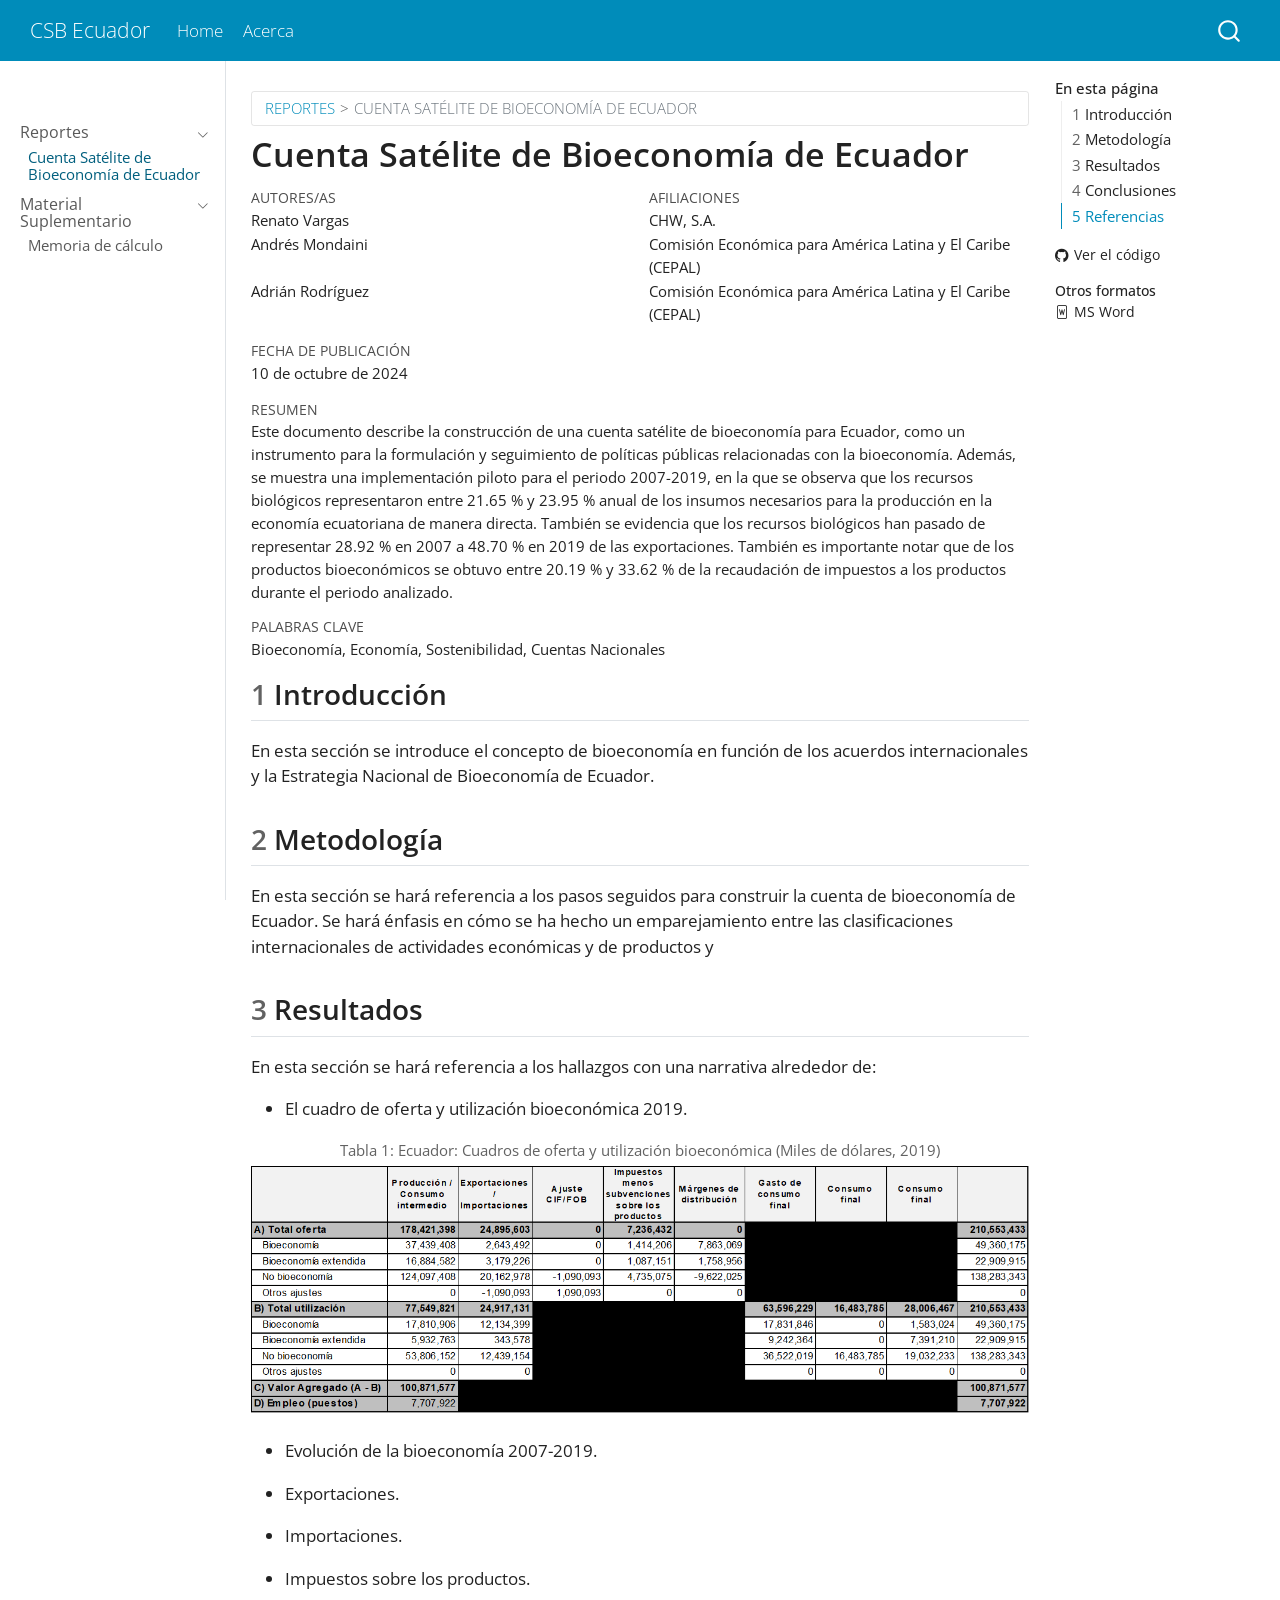
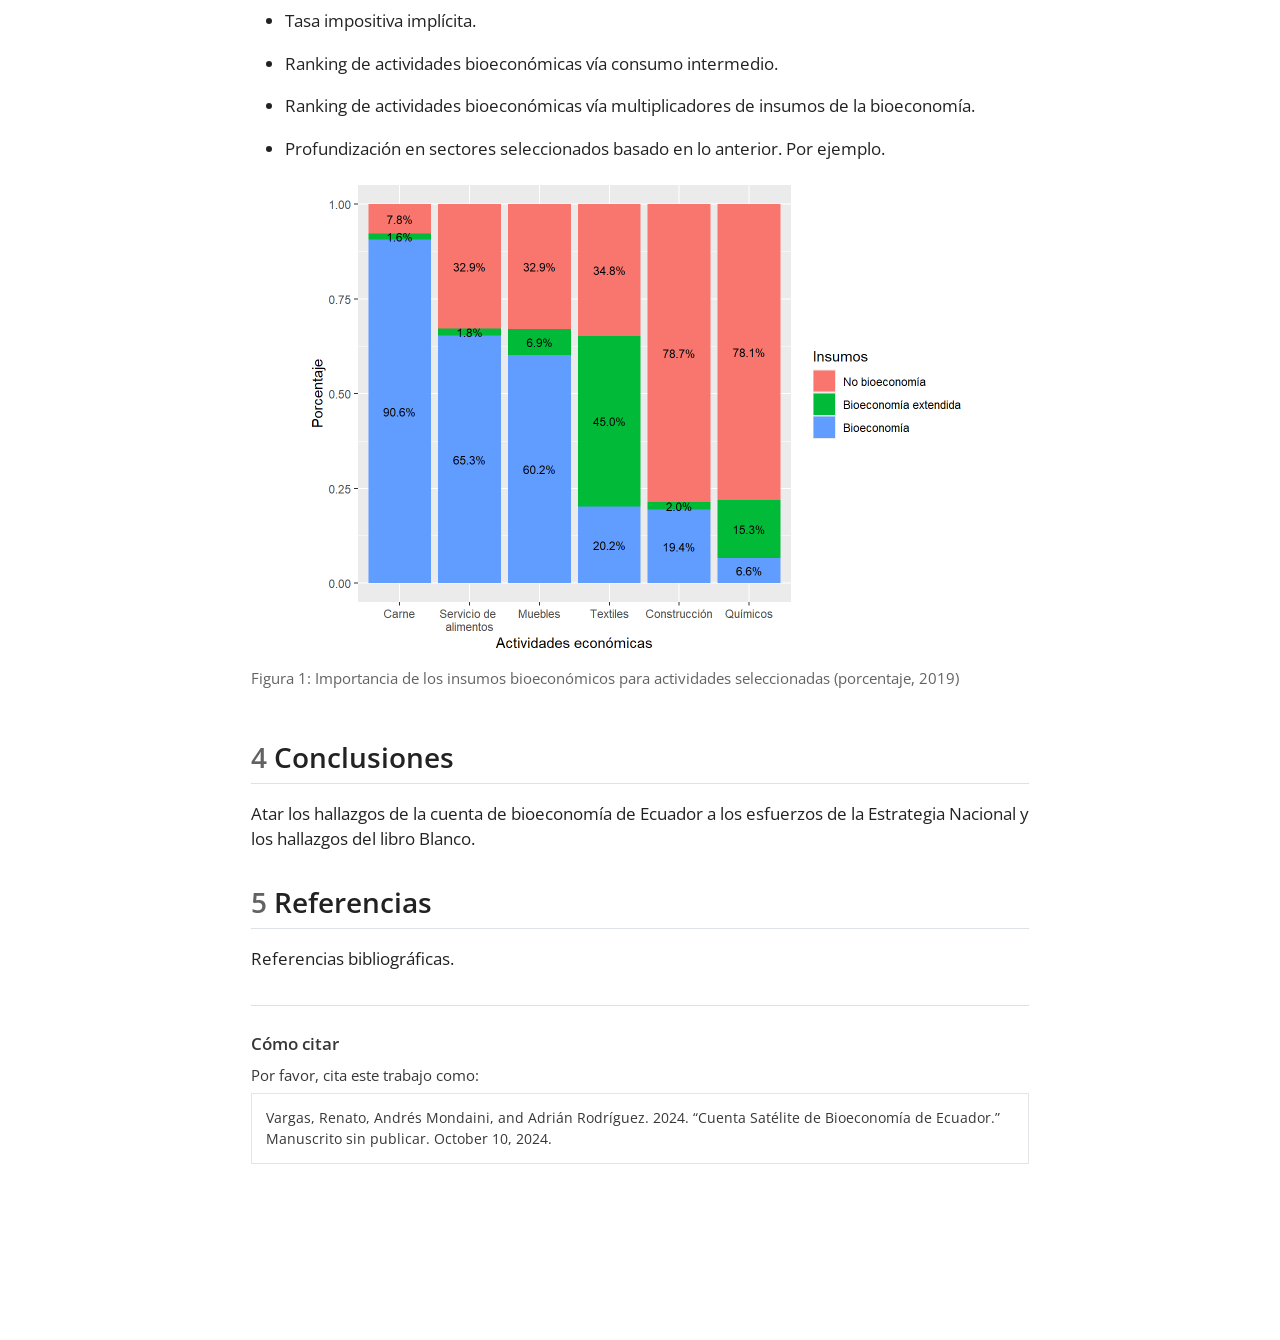
<file: docs/reportes/cta-bioeconomia-ecu.html>
<!DOCTYPE html>
<html xmlns="http://www.w3.org/1999/xhtml" lang="es" xml:lang="es"><head>

<meta charset="utf-8">
<meta name="generator" content="quarto-1.4.549">

<meta name="viewport" content="width=device-width, initial-scale=1.0, user-scalable=yes">

<meta name="keywords" content="Bioeconomía, Economía, Sostenibilidad, Cuentas Nacionales">

<title>CSB Ecuador - Cuenta Satélite de Bioeconomía de Ecuador</title>
<style>
code{white-space: pre-wrap;}
span.smallcaps{font-variant: small-caps;}
div.columns{display: flex; gap: min(4vw, 1.5em);}
div.column{flex: auto; overflow-x: auto;}
div.hanging-indent{margin-left: 1.5em; text-indent: -1.5em;}
ul.task-list{list-style: none;}
ul.task-list li input[type="checkbox"] {
  width: 0.8em;
  margin: 0 0.8em 0.2em -1em; /* quarto-specific, see https://github.com/quarto-dev/quarto-cli/issues/4556 */ 
  vertical-align: middle;
}
</style>


<script src="../site_libs/quarto-nav/quarto-nav.js"></script>
<script src="../site_libs/clipboard/clipboard.min.js"></script>
<script src="../site_libs/quarto-search/autocomplete.umd.js"></script>
<script src="../site_libs/quarto-search/fuse.min.js"></script>
<script src="../site_libs/quarto-search/quarto-search.js"></script>
<meta name="quarto:offset" content="../">
<script src="../site_libs/quarto-html/quarto.js"></script>
<script src="../site_libs/quarto-html/popper.min.js"></script>
<script src="../site_libs/quarto-html/tippy.umd.min.js"></script>
<script src="../site_libs/quarto-html/anchor.min.js"></script>
<link href="../site_libs/quarto-html/tippy.css" rel="stylesheet">
<link href="../site_libs/quarto-html/quarto-syntax-highlighting.css" rel="stylesheet" id="quarto-text-highlighting-styles">
<script src="../site_libs/bootstrap/bootstrap.min.js"></script>
<link href="../site_libs/bootstrap/bootstrap-icons.css" rel="stylesheet">
<link href="../site_libs/bootstrap/bootstrap.min.css" rel="stylesheet" id="quarto-bootstrap" data-mode="light">
<script id="quarto-search-options" type="application/json">{
  "location": "navbar",
  "copy-button": false,
  "collapse-after": 3,
  "panel-placement": "end",
  "type": "overlay",
  "limit": 50,
  "keyboard-shortcut": [
    "f",
    "/",
    "s"
  ],
  "show-item-context": false,
  "language": {
    "search-no-results-text": "Sin resultados",
    "search-matching-documents-text": "documentos encontrados",
    "search-copy-link-title": "Copiar el enlace en la búsqueda",
    "search-hide-matches-text": "Ocultar resultados adicionales",
    "search-more-match-text": "resultado adicional en este documento",
    "search-more-matches-text": "resultados adicionales en este documento",
    "search-clear-button-title": "Borrar",
    "search-text-placeholder": "",
    "search-detached-cancel-button-title": "Cancelar",
    "search-submit-button-title": "Enviar",
    "search-label": "Buscar"
  }
}</script>


<link rel="stylesheet" href="../styles.css">
</head>

<body class="nav-sidebar docked nav-fixed">

<div id="quarto-search-results"></div>
  <header id="quarto-header" class="headroom fixed-top">
    <nav class="navbar navbar-expand-lg " data-bs-theme="dark">
      <div class="navbar-container container-fluid">
      <div class="navbar-brand-container mx-auto">
    <a class="navbar-brand" href="../index.html">
    <span class="navbar-title">CSB Ecuador</span>
    </a>
  </div>
            <div id="quarto-search" class="" title="Buscar"></div>
          <button class="navbar-toggler" type="button" data-bs-toggle="collapse" data-bs-target="#navbarCollapse" aria-controls="navbarCollapse" aria-expanded="false" aria-label="Navegación de palanca" onclick="if (window.quartoToggleHeadroom) { window.quartoToggleHeadroom(); }">
  <span class="navbar-toggler-icon"></span>
</button>
          <div class="collapse navbar-collapse" id="navbarCollapse">
            <ul class="navbar-nav navbar-nav-scroll me-auto">
  <li class="nav-item">
    <a class="nav-link" href="../index.html"> 
<span class="menu-text">Home</span></a>
  </li>  
  <li class="nav-item">
    <a class="nav-link" href="../acerca.html"> 
<span class="menu-text">Acerca</span></a>
  </li>  
</ul>
          </div> <!-- /navcollapse -->
          <div class="quarto-navbar-tools">
</div>
      </div> <!-- /container-fluid -->
    </nav>
  <nav class="quarto-secondary-nav">
    <div class="container-fluid d-flex">
      <button type="button" class="quarto-btn-toggle btn" data-bs-toggle="collapse" data-bs-target=".quarto-sidebar-collapse-item" aria-controls="quarto-sidebar" aria-expanded="false" aria-label="Alternar barra lateral" onclick="if (window.quartoToggleHeadroom) { window.quartoToggleHeadroom(); }">
        <i class="bi bi-layout-text-sidebar-reverse"></i>
      </button>
        <nav class="quarto-page-breadcrumbs" aria-label="breadcrumb"><ol class="breadcrumb"><li class="breadcrumb-item"><a href="../reportes/cta-bioeconomia-ecu.html">Reportes</a></li><li class="breadcrumb-item"><a href="../reportes/cta-bioeconomia-ecu.html">Cuenta Satélite de Bioeconomía de Ecuador</a></li></ol></nav>
        <a class="flex-grow-1" role="button" data-bs-toggle="collapse" data-bs-target=".quarto-sidebar-collapse-item" aria-controls="quarto-sidebar" aria-expanded="false" aria-label="Alternar barra lateral" onclick="if (window.quartoToggleHeadroom) { window.quartoToggleHeadroom(); }">      
        </a>
      <button type="button" class="btn quarto-search-button" aria-label="" onclick="window.quartoOpenSearch();">
        <i class="bi bi-search"></i>
      </button>
    </div>
  </nav>
</header>
<!-- content -->
<div id="quarto-content" class="quarto-container page-columns page-rows-contents page-layout-article page-navbar">
<!-- sidebar -->
  <nav id="quarto-sidebar" class="sidebar collapse collapse-horizontal quarto-sidebar-collapse-item sidebar-navigation docked overflow-auto">
        <div class="mt-2 flex-shrink-0 align-items-center">
        <div class="sidebar-search">
        <div id="quarto-search" class="" title="Buscar"></div>
        </div>
        </div>
    <div class="sidebar-menu-container"> 
    <ul class="list-unstyled mt-1">
        <li class="sidebar-item sidebar-item-section">
      <div class="sidebar-item-container"> 
            <a class="sidebar-item-text sidebar-link text-start" data-bs-toggle="collapse" data-bs-target="#quarto-sidebar-section-1" aria-expanded="true">
 <span class="menu-text">Reportes</span></a>
          <a class="sidebar-item-toggle text-start" data-bs-toggle="collapse" data-bs-target="#quarto-sidebar-section-1" aria-expanded="true" aria-label="Alternar sección">
            <i class="bi bi-chevron-right ms-2"></i>
          </a> 
      </div>
      <ul id="quarto-sidebar-section-1" class="collapse list-unstyled sidebar-section depth1 show">  
          <li class="sidebar-item">
  <div class="sidebar-item-container"> 
  <a href="../reportes/cta-bioeconomia-ecu.html" class="sidebar-item-text sidebar-link active">
 <span class="menu-text">Cuenta Satélite de Bioeconomía de Ecuador</span></a>
  </div>
</li>
      </ul>
  </li>
        <li class="sidebar-item sidebar-item-section">
      <div class="sidebar-item-container"> 
            <a class="sidebar-item-text sidebar-link text-start" data-bs-toggle="collapse" data-bs-target="#quarto-sidebar-section-2" aria-expanded="true">
 <span class="menu-text">Material Suplementario</span></a>
          <a class="sidebar-item-toggle text-start" data-bs-toggle="collapse" data-bs-target="#quarto-sidebar-section-2" aria-expanded="true" aria-label="Alternar sección">
            <i class="bi bi-chevron-right ms-2"></i>
          </a> 
      </div>
      <ul id="quarto-sidebar-section-2" class="collapse list-unstyled sidebar-section depth1 show">  
          <li class="sidebar-item">
  <div class="sidebar-item-container"> 
  <a href="../suplementarios/mem-cta-bioeconomia-ecu.html" class="sidebar-item-text sidebar-link">
 <span class="menu-text">Memoria de cálculo</span></a>
  </div>
</li>
      </ul>
  </li>
    </ul>
    </div>
</nav>
<div id="quarto-sidebar-glass" class="quarto-sidebar-collapse-item" data-bs-toggle="collapse" data-bs-target=".quarto-sidebar-collapse-item"></div>
<!-- margin-sidebar -->
    <div id="quarto-margin-sidebar" class="sidebar margin-sidebar">
        <nav id="TOC" role="doc-toc" class="toc-active">
    <h2 id="toc-title">En esta página</h2>
   
  <ul>
  <li><a href="#introducción" id="toc-introducción" class="nav-link active" data-scroll-target="#introducción"><span class="header-section-number">1</span> Introducción</a></li>
  <li><a href="#metodología" id="toc-metodología" class="nav-link" data-scroll-target="#metodología"><span class="header-section-number">2</span> Metodología</a></li>
  <li><a href="#resultados" id="toc-resultados" class="nav-link" data-scroll-target="#resultados"><span class="header-section-number">3</span> Resultados</a></li>
  <li><a href="#conclusiones" id="toc-conclusiones" class="nav-link" data-scroll-target="#conclusiones"><span class="header-section-number">4</span> Conclusiones</a></li>
  <li><a href="#referencias" id="toc-referencias" class="nav-link" data-scroll-target="#referencias"><span class="header-section-number">5</span> Referencias</a></li>
  </ul>
<div class="toc-actions"><ul><li><a href="https://github.com/rvconsulting/cta-bioeconomia-ECU/blob/master/reportes/cta-bioeconomia-ecu.qmd" class="toc-action"><i class="bi bi-github"></i>Ver el código</a></li></ul></div><div class="quarto-alternate-formats"><h2>Otros formatos</h2><ul><li><a href="cta-bioeconomia-ecu.docx"><i class="bi bi-file-word"></i>MS Word</a></li></ul></div></nav>
    </div>
<!-- main -->
<main class="content" id="quarto-document-content">

<header id="title-block-header" class="quarto-title-block default"><nav class="quarto-page-breadcrumbs quarto-title-breadcrumbs d-none d-lg-block" aria-label="breadcrumb"><ol class="breadcrumb"><li class="breadcrumb-item"><a href="../reportes/cta-bioeconomia-ecu.html">Reportes</a></li><li class="breadcrumb-item"><a href="../reportes/cta-bioeconomia-ecu.html">Cuenta Satélite de Bioeconomía de Ecuador</a></li></ol></nav>
<div class="quarto-title">
<h1 class="title">Cuenta Satélite de Bioeconomía de Ecuador</h1>
</div>


<div class="quarto-title-meta-author">
  <div class="quarto-title-meta-heading">Autores/as</div>
  <div class="quarto-title-meta-heading">Afiliaciones</div>
  
    <div class="quarto-title-meta-contents">
    <p class="author">Renato Vargas </p>
  </div>
  <div class="quarto-title-meta-contents">
        <p class="affiliation">
            CHW, S.A.
          </p>
      </div>
    <div class="quarto-title-meta-contents">
    <p class="author">Andrés Mondaini </p>
  </div>
  <div class="quarto-title-meta-contents">
        <p class="affiliation">
            Comisión Económica para América Latina y El Caribe (CEPAL)
          </p>
      </div>
    <div class="quarto-title-meta-contents">
    <p class="author">Adrián Rodríguez </p>
  </div>
  <div class="quarto-title-meta-contents">
        <p class="affiliation">
            Comisión Económica para América Latina y El Caribe (CEPAL)
          </p>
      </div>
  </div>

<div class="quarto-title-meta">

      
    <div>
    <div class="quarto-title-meta-heading">Fecha de publicación</div>
    <div class="quarto-title-meta-contents">
      <p class="date">10 de octubre de 2024</p>
    </div>
  </div>
  
    
  </div>
  
<div>
  <div class="abstract">
    <div class="block-title">Resumen</div>
    <p>Este documento describe la construcción de una cuenta satélite de bioeconomía para Ecuador, como un instrumento para la formulación y seguimiento de políticas públicas relacionadas con la bioeconomía. Además, se muestra una implementación piloto para el periodo 2007-2019, en la que se observa que los recursos biológicos representaron entre 21.65&nbsp;% y 23.95&nbsp;% anual de los insumos necesarios para la producción en la economía ecuatoriana de manera directa. También se evidencia que los recursos biológicos han pasado de representar 28.92&nbsp;% en 2007 a 48.70&nbsp;% en 2019 de las exportaciones. También es importante notar que de los productos bioeconómicos se obtuvo entre 20.19&nbsp;% y 33.62&nbsp;% de la recaudación de impuestos a los productos durante el periodo analizado.</p>
  </div>
</div>

<div>
  <div class="keywords">
    <div class="block-title">Palabras clave</div>
    <p>Bioeconomía, Economía, Sostenibilidad, Cuentas Nacionales</p>
  </div>
</div>

</header>


<section id="introducción" class="level2" data-number="1">
<h2 data-number="1" class="anchored" data-anchor-id="introducción"><span class="header-section-number">1</span> Introducción</h2>
<p>En esta sección se introduce el concepto de bioeconomía en función de los acuerdos internacionales y la Estrategia Nacional de Bioeconomía de Ecuador.</p>
</section>
<section id="metodología" class="level2" data-number="2">
<h2 data-number="2" class="anchored" data-anchor-id="metodología"><span class="header-section-number">2</span> Metodología</h2>
<p>En esta sección se hará referencia a los pasos seguidos para construir la cuenta de bioeconomía de Ecuador. Se hará énfasis en cómo se ha hecho un emparejamiento entre las clasificaciones internacionales de actividades económicas y de productos y</p>
</section>
<section id="resultados" class="level2" data-number="3">
<h2 data-number="3" class="anchored" data-anchor-id="resultados"><span class="header-section-number">3</span> Resultados</h2>
<p>En esta sección se hará referencia a los hallazgos con una narrativa alrededor de:</p>
<ul>
<li>El cuadro de oferta y utilización bioeconómica 2019.</li>
</ul>
<div id="tbl-ecu19-of-y-ut" class="quarto-float anchored">
<figure class="quarto-float quarto-float-tbl figure">
<figcaption class="quarto-float-caption-top quarto-float-caption quarto-float-tbl" id="tbl-ecu19-of-y-ut-caption-0ceaefa1-69ba-4598-a22c-09a6ac19f8ca">
Tabla&nbsp;1: Ecuador: Cuadros de oferta y utilización bioeconómica (Miles de dólares, 2019)
</figcaption>
<div aria-describedby="tbl-ecu19-of-y-ut-caption-0ceaefa1-69ba-4598-a22c-09a6ac19f8ca">
<img src="images/clipboard-4126976839.png" class="img-fluid figure-img">
</div>
</figure>
</div>
<ul>
<li><p>Evolución de la bioeconomía 2007-2019.</p></li>
<li><p>Exportaciones.</p></li>
<li><p>Importaciones.</p></li>
<li><p>Impuestos sobre los productos.</p></li>
<li><p>Tasa impositiva implícita.</p></li>
<li><p>Ranking de actividades bioeconómicas vía consumo intermedio.</p></li>
<li><p>Ranking de actividades bioeconómicas vía multiplicadores de insumos de la bioeconomía.</p></li>
<li><p>Profundización en sectores seleccionados basado en lo anterior. Por ejemplo.</p></li>
</ul>
<div class="cell">
<div class="cell-output-display">
<div id="fig-csb-ecuador-compacta" class="quarto-figure quarto-figure-center quarto-float anchored">
<figure class="quarto-float quarto-float-fig figure">
<div aria-describedby="fig-csb-ecuador-compacta-caption-0ceaefa1-69ba-4598-a22c-09a6ac19f8ca">
<img src="cta-bioeconomia-ecu_files/figure-html/fig-csb-ecuador-compacta-1.png" class="img-fluid figure-img" width="672">
</div>
<figcaption class="quarto-float-caption-bottom quarto-float-caption quarto-float-fig" id="fig-csb-ecuador-compacta-caption-0ceaefa1-69ba-4598-a22c-09a6ac19f8ca">
Figura&nbsp;1: Importancia de los insumos bioeconómicos para actividades seleccionadas (porcentaje, 2019)
</figcaption>
</figure>
</div>
</div>
</div>
</section>
<section id="conclusiones" class="level2" data-number="4">
<h2 data-number="4" class="anchored" data-anchor-id="conclusiones"><span class="header-section-number">4</span> Conclusiones</h2>
<p>Atar los hallazgos de la cuenta de bioeconomía de Ecuador a los esfuerzos de la Estrategia Nacional y los hallazgos del libro Blanco.</p>
</section>
<section id="referencias" class="level2" data-number="5">
<h2 data-number="5" class="anchored" data-anchor-id="referencias"><span class="header-section-number">5</span> Referencias</h2>
<p>Referencias bibliográficas.</p>


</section>

<div id="quarto-appendix" class="default"><section class="quarto-appendix-contents" id="quarto-citation"><h2 class="anchored quarto-appendix-heading">Cómo citar</h2><div><div class="quarto-appendix-secondary-label">Por favor, cita este trabajo como:</div><div id="ref-vargas2024" class="csl-entry quarto-appendix-citeas" role="listitem">
Vargas, Renato, Andrés Mondaini, and Adrián Rodríguez. 2024.
<span>“Cuenta Satélite de Bioeconomía de Ecuador.”</span> Manuscrito sin
publicar. October 10, 2024.
</div></div></section></div></main> <!-- /main -->
<script id="quarto-html-after-body" type="application/javascript">
window.document.addEventListener("DOMContentLoaded", function (event) {
  const toggleBodyColorMode = (bsSheetEl) => {
    const mode = bsSheetEl.getAttribute("data-mode");
    const bodyEl = window.document.querySelector("body");
    if (mode === "dark") {
      bodyEl.classList.add("quarto-dark");
      bodyEl.classList.remove("quarto-light");
    } else {
      bodyEl.classList.add("quarto-light");
      bodyEl.classList.remove("quarto-dark");
    }
  }
  const toggleBodyColorPrimary = () => {
    const bsSheetEl = window.document.querySelector("link#quarto-bootstrap");
    if (bsSheetEl) {
      toggleBodyColorMode(bsSheetEl);
    }
  }
  toggleBodyColorPrimary();  
  const icon = "";
  const anchorJS = new window.AnchorJS();
  anchorJS.options = {
    placement: 'right',
    icon: icon
  };
  anchorJS.add('.anchored');
  const isCodeAnnotation = (el) => {
    for (const clz of el.classList) {
      if (clz.startsWith('code-annotation-')) {                     
        return true;
      }
    }
    return false;
  }
  const clipboard = new window.ClipboardJS('.code-copy-button', {
    text: function(trigger) {
      const codeEl = trigger.previousElementSibling.cloneNode(true);
      for (const childEl of codeEl.children) {
        if (isCodeAnnotation(childEl)) {
          childEl.remove();
        }
      }
      return codeEl.innerText;
    }
  });
  clipboard.on('success', function(e) {
    // button target
    const button = e.trigger;
    // don't keep focus
    button.blur();
    // flash "checked"
    button.classList.add('code-copy-button-checked');
    var currentTitle = button.getAttribute("title");
    button.setAttribute("title", "Copiado");
    let tooltip;
    if (window.bootstrap) {
      button.setAttribute("data-bs-toggle", "tooltip");
      button.setAttribute("data-bs-placement", "left");
      button.setAttribute("data-bs-title", "Copiado");
      tooltip = new bootstrap.Tooltip(button, 
        { trigger: "manual", 
          customClass: "code-copy-button-tooltip",
          offset: [0, -8]});
      tooltip.show();    
    }
    setTimeout(function() {
      if (tooltip) {
        tooltip.hide();
        button.removeAttribute("data-bs-title");
        button.removeAttribute("data-bs-toggle");
        button.removeAttribute("data-bs-placement");
      }
      button.setAttribute("title", currentTitle);
      button.classList.remove('code-copy-button-checked');
    }, 1000);
    // clear code selection
    e.clearSelection();
  });
  function tippyHover(el, contentFn, onTriggerFn, onUntriggerFn) {
    const config = {
      allowHTML: true,
      maxWidth: 500,
      delay: 100,
      arrow: false,
      appendTo: function(el) {
          return el.parentElement;
      },
      interactive: true,
      interactiveBorder: 10,
      theme: 'quarto',
      placement: 'bottom-start',
    };
    if (contentFn) {
      config.content = contentFn;
    }
    if (onTriggerFn) {
      config.onTrigger = onTriggerFn;
    }
    if (onUntriggerFn) {
      config.onUntrigger = onUntriggerFn;
    }
    window.tippy(el, config); 
  }
  const noterefs = window.document.querySelectorAll('a[role="doc-noteref"]');
  for (var i=0; i<noterefs.length; i++) {
    const ref = noterefs[i];
    tippyHover(ref, function() {
      // use id or data attribute instead here
      let href = ref.getAttribute('data-footnote-href') || ref.getAttribute('href');
      try { href = new URL(href).hash; } catch {}
      const id = href.replace(/^#\/?/, "");
      const note = window.document.getElementById(id);
      return note.innerHTML;
    });
  }
  const xrefs = window.document.querySelectorAll('a.quarto-xref');
  const processXRef = (id, note) => {
    // Strip column container classes
    const stripColumnClz = (el) => {
      el.classList.remove("page-full", "page-columns");
      if (el.children) {
        for (const child of el.children) {
          stripColumnClz(child);
        }
      }
    }
    stripColumnClz(note)
    if (id === null || id.startsWith('sec-')) {
      // Special case sections, only their first couple elements
      const container = document.createElement("div");
      if (note.children && note.children.length > 2) {
        container.appendChild(note.children[0].cloneNode(true));
        for (let i = 1; i < note.children.length; i++) {
          const child = note.children[i];
          if (child.tagName === "P" && child.innerText === "") {
            continue;
          } else {
            container.appendChild(child.cloneNode(true));
            break;
          }
        }
        if (window.Quarto?.typesetMath) {
          window.Quarto.typesetMath(container);
        }
        return container.innerHTML
      } else {
        if (window.Quarto?.typesetMath) {
          window.Quarto.typesetMath(note);
        }
        return note.innerHTML;
      }
    } else {
      // Remove any anchor links if they are present
      const anchorLink = note.querySelector('a.anchorjs-link');
      if (anchorLink) {
        anchorLink.remove();
      }
      if (window.Quarto?.typesetMath) {
        window.Quarto.typesetMath(note);
      }
      // TODO in 1.5, we should make sure this works without a callout special case
      if (note.classList.contains("callout")) {
        return note.outerHTML;
      } else {
        return note.innerHTML;
      }
    }
  }
  for (var i=0; i<xrefs.length; i++) {
    const xref = xrefs[i];
    tippyHover(xref, undefined, function(instance) {
      instance.disable();
      let url = xref.getAttribute('href');
      let hash = undefined; 
      if (url.startsWith('#')) {
        hash = url;
      } else {
        try { hash = new URL(url).hash; } catch {}
      }
      if (hash) {
        const id = hash.replace(/^#\/?/, "");
        const note = window.document.getElementById(id);
        if (note !== null) {
          try {
            const html = processXRef(id, note.cloneNode(true));
            instance.setContent(html);
          } finally {
            instance.enable();
            instance.show();
          }
        } else {
          // See if we can fetch this
          fetch(url.split('#')[0])
          .then(res => res.text())
          .then(html => {
            const parser = new DOMParser();
            const htmlDoc = parser.parseFromString(html, "text/html");
            const note = htmlDoc.getElementById(id);
            if (note !== null) {
              const html = processXRef(id, note);
              instance.setContent(html);
            } 
          }).finally(() => {
            instance.enable();
            instance.show();
          });
        }
      } else {
        // See if we can fetch a full url (with no hash to target)
        // This is a special case and we should probably do some content thinning / targeting
        fetch(url)
        .then(res => res.text())
        .then(html => {
          const parser = new DOMParser();
          const htmlDoc = parser.parseFromString(html, "text/html");
          const note = htmlDoc.querySelector('main.content');
          if (note !== null) {
            // This should only happen for chapter cross references
            // (since there is no id in the URL)
            // remove the first header
            if (note.children.length > 0 && note.children[0].tagName === "HEADER") {
              note.children[0].remove();
            }
            const html = processXRef(null, note);
            instance.setContent(html);
          } 
        }).finally(() => {
          instance.enable();
          instance.show();
        });
      }
    }, function(instance) {
    });
  }
      let selectedAnnoteEl;
      const selectorForAnnotation = ( cell, annotation) => {
        let cellAttr = 'data-code-cell="' + cell + '"';
        let lineAttr = 'data-code-annotation="' +  annotation + '"';
        const selector = 'span[' + cellAttr + '][' + lineAttr + ']';
        return selector;
      }
      const selectCodeLines = (annoteEl) => {
        const doc = window.document;
        const targetCell = annoteEl.getAttribute("data-target-cell");
        const targetAnnotation = annoteEl.getAttribute("data-target-annotation");
        const annoteSpan = window.document.querySelector(selectorForAnnotation(targetCell, targetAnnotation));
        const lines = annoteSpan.getAttribute("data-code-lines").split(",");
        const lineIds = lines.map((line) => {
          return targetCell + "-" + line;
        })
        let top = null;
        let height = null;
        let parent = null;
        if (lineIds.length > 0) {
            //compute the position of the single el (top and bottom and make a div)
            const el = window.document.getElementById(lineIds[0]);
            top = el.offsetTop;
            height = el.offsetHeight;
            parent = el.parentElement.parentElement;
          if (lineIds.length > 1) {
            const lastEl = window.document.getElementById(lineIds[lineIds.length - 1]);
            const bottom = lastEl.offsetTop + lastEl.offsetHeight;
            height = bottom - top;
          }
          if (top !== null && height !== null && parent !== null) {
            // cook up a div (if necessary) and position it 
            let div = window.document.getElementById("code-annotation-line-highlight");
            if (div === null) {
              div = window.document.createElement("div");
              div.setAttribute("id", "code-annotation-line-highlight");
              div.style.position = 'absolute';
              parent.appendChild(div);
            }
            div.style.top = top - 2 + "px";
            div.style.height = height + 4 + "px";
            div.style.left = 0;
            let gutterDiv = window.document.getElementById("code-annotation-line-highlight-gutter");
            if (gutterDiv === null) {
              gutterDiv = window.document.createElement("div");
              gutterDiv.setAttribute("id", "code-annotation-line-highlight-gutter");
              gutterDiv.style.position = 'absolute';
              const codeCell = window.document.getElementById(targetCell);
              const gutter = codeCell.querySelector('.code-annotation-gutter');
              gutter.appendChild(gutterDiv);
            }
            gutterDiv.style.top = top - 2 + "px";
            gutterDiv.style.height = height + 4 + "px";
          }
          selectedAnnoteEl = annoteEl;
        }
      };
      const unselectCodeLines = () => {
        const elementsIds = ["code-annotation-line-highlight", "code-annotation-line-highlight-gutter"];
        elementsIds.forEach((elId) => {
          const div = window.document.getElementById(elId);
          if (div) {
            div.remove();
          }
        });
        selectedAnnoteEl = undefined;
      };
        // Handle positioning of the toggle
    window.addEventListener(
      "resize",
      throttle(() => {
        elRect = undefined;
        if (selectedAnnoteEl) {
          selectCodeLines(selectedAnnoteEl);
        }
      }, 10)
    );
    function throttle(fn, ms) {
    let throttle = false;
    let timer;
      return (...args) => {
        if(!throttle) { // first call gets through
            fn.apply(this, args);
            throttle = true;
        } else { // all the others get throttled
            if(timer) clearTimeout(timer); // cancel #2
            timer = setTimeout(() => {
              fn.apply(this, args);
              timer = throttle = false;
            }, ms);
        }
      };
    }
      // Attach click handler to the DT
      const annoteDls = window.document.querySelectorAll('dt[data-target-cell]');
      for (const annoteDlNode of annoteDls) {
        annoteDlNode.addEventListener('click', (event) => {
          const clickedEl = event.target;
          if (clickedEl !== selectedAnnoteEl) {
            unselectCodeLines();
            const activeEl = window.document.querySelector('dt[data-target-cell].code-annotation-active');
            if (activeEl) {
              activeEl.classList.remove('code-annotation-active');
            }
            selectCodeLines(clickedEl);
            clickedEl.classList.add('code-annotation-active');
          } else {
            // Unselect the line
            unselectCodeLines();
            clickedEl.classList.remove('code-annotation-active');
          }
        });
      }
  const findCites = (el) => {
    const parentEl = el.parentElement;
    if (parentEl) {
      const cites = parentEl.dataset.cites;
      if (cites) {
        return {
          el,
          cites: cites.split(' ')
        };
      } else {
        return findCites(el.parentElement)
      }
    } else {
      return undefined;
    }
  };
  var bibliorefs = window.document.querySelectorAll('a[role="doc-biblioref"]');
  for (var i=0; i<bibliorefs.length; i++) {
    const ref = bibliorefs[i];
    const citeInfo = findCites(ref);
    if (citeInfo) {
      tippyHover(citeInfo.el, function() {
        var popup = window.document.createElement('div');
        citeInfo.cites.forEach(function(cite) {
          var citeDiv = window.document.createElement('div');
          citeDiv.classList.add('hanging-indent');
          citeDiv.classList.add('csl-entry');
          var biblioDiv = window.document.getElementById('ref-' + cite);
          if (biblioDiv) {
            citeDiv.innerHTML = biblioDiv.innerHTML;
          }
          popup.appendChild(citeDiv);
        });
        return popup.innerHTML;
      });
    }
  }
});
</script>
</div> <!-- /content -->




<footer class="footer"><div class="nav-footer"><div class="nav-footer-center"><div class="toc-actions d-sm-block d-md-none"><ul><li><a href="https://github.com/rvconsulting/cta-bioeconomia-ECU/blob/master/reportes/cta-bioeconomia-ecu.qmd" class="toc-action"><i class="bi bi-github"></i>Ver el código</a></li></ul></div></div></div></footer></body></html>
</file>
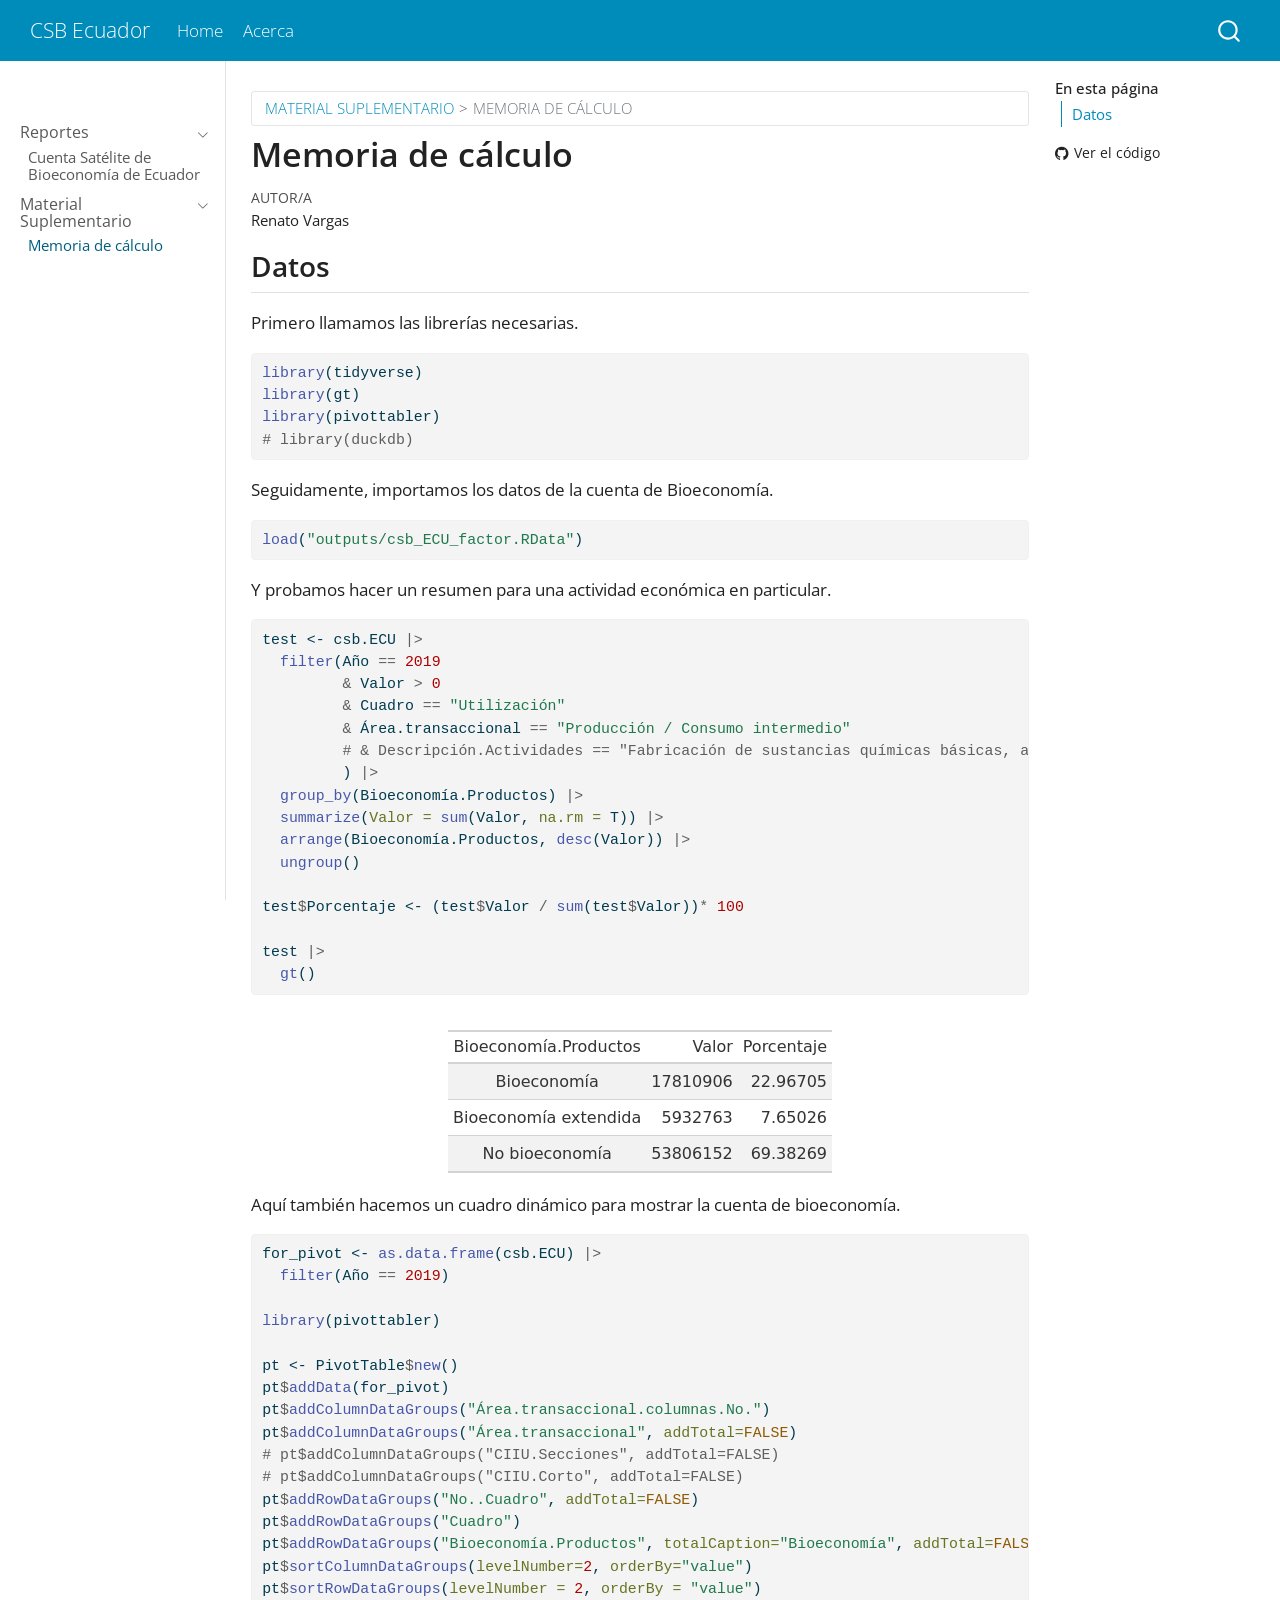
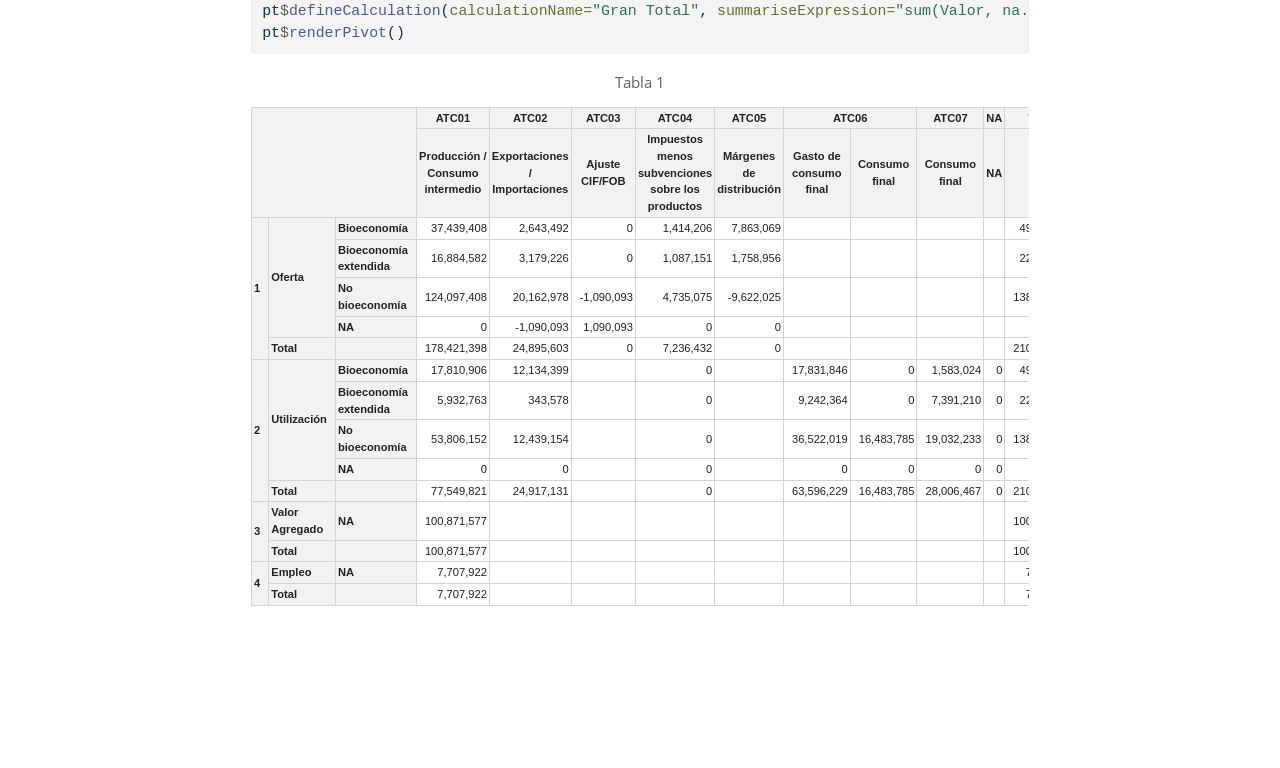
<file: docs/suplementarios/mem-cta-bioeconomia-ecu.html>
<!DOCTYPE html>
<html xmlns="http://www.w3.org/1999/xhtml" lang="es" xml:lang="es"><head>

<meta charset="utf-8">
<meta name="generator" content="quarto-1.4.549">

<meta name="viewport" content="width=device-width, initial-scale=1.0, user-scalable=yes">

<meta name="author" content="Renato Vargas">

<title>CSB Ecuador - Memoria de cálculo</title>
<style>
code{white-space: pre-wrap;}
span.smallcaps{font-variant: small-caps;}
div.columns{display: flex; gap: min(4vw, 1.5em);}
div.column{flex: auto; overflow-x: auto;}
div.hanging-indent{margin-left: 1.5em; text-indent: -1.5em;}
ul.task-list{list-style: none;}
ul.task-list li input[type="checkbox"] {
  width: 0.8em;
  margin: 0 0.8em 0.2em -1em; /* quarto-specific, see https://github.com/quarto-dev/quarto-cli/issues/4556 */ 
  vertical-align: middle;
}
/* CSS for syntax highlighting */
pre > code.sourceCode { white-space: pre; position: relative; }
pre > code.sourceCode > span { line-height: 1.25; }
pre > code.sourceCode > span:empty { height: 1.2em; }
.sourceCode { overflow: visible; }
code.sourceCode > span { color: inherit; text-decoration: inherit; }
div.sourceCode { margin: 1em 0; }
pre.sourceCode { margin: 0; }
@media screen {
div.sourceCode { overflow: auto; }
}
@media print {
pre > code.sourceCode { white-space: pre-wrap; }
pre > code.sourceCode > span { text-indent: -5em; padding-left: 5em; }
}
pre.numberSource code
  { counter-reset: source-line 0; }
pre.numberSource code > span
  { position: relative; left: -4em; counter-increment: source-line; }
pre.numberSource code > span > a:first-child::before
  { content: counter(source-line);
    position: relative; left: -1em; text-align: right; vertical-align: baseline;
    border: none; display: inline-block;
    -webkit-touch-callout: none; -webkit-user-select: none;
    -khtml-user-select: none; -moz-user-select: none;
    -ms-user-select: none; user-select: none;
    padding: 0 4px; width: 4em;
  }
pre.numberSource { margin-left: 3em;  padding-left: 4px; }
div.sourceCode
  {   }
@media screen {
pre > code.sourceCode > span > a:first-child::before { text-decoration: underline; }
}
</style>


<script src="../site_libs/quarto-nav/quarto-nav.js"></script>
<script src="../site_libs/clipboard/clipboard.min.js"></script>
<script src="../site_libs/quarto-search/autocomplete.umd.js"></script>
<script src="../site_libs/quarto-search/fuse.min.js"></script>
<script src="../site_libs/quarto-search/quarto-search.js"></script>
<meta name="quarto:offset" content="../">
<script src="../site_libs/quarto-html/quarto.js"></script>
<script src="../site_libs/quarto-html/popper.min.js"></script>
<script src="../site_libs/quarto-html/tippy.umd.min.js"></script>
<script src="../site_libs/quarto-html/anchor.min.js"></script>
<link href="../site_libs/quarto-html/tippy.css" rel="stylesheet">
<link href="../site_libs/quarto-html/quarto-syntax-highlighting.css" rel="stylesheet" id="quarto-text-highlighting-styles">
<script src="../site_libs/bootstrap/bootstrap.min.js"></script>
<link href="../site_libs/bootstrap/bootstrap-icons.css" rel="stylesheet">
<link href="../site_libs/bootstrap/bootstrap.min.css" rel="stylesheet" id="quarto-bootstrap" data-mode="light">
<script id="quarto-search-options" type="application/json">{
  "location": "navbar",
  "copy-button": false,
  "collapse-after": 3,
  "panel-placement": "end",
  "type": "overlay",
  "limit": 50,
  "keyboard-shortcut": [
    "f",
    "/",
    "s"
  ],
  "show-item-context": false,
  "language": {
    "search-no-results-text": "Sin resultados",
    "search-matching-documents-text": "documentos encontrados",
    "search-copy-link-title": "Copiar el enlace en la búsqueda",
    "search-hide-matches-text": "Ocultar resultados adicionales",
    "search-more-match-text": "resultado adicional en este documento",
    "search-more-matches-text": "resultados adicionales en este documento",
    "search-clear-button-title": "Borrar",
    "search-text-placeholder": "",
    "search-detached-cancel-button-title": "Cancelar",
    "search-submit-button-title": "Enviar",
    "search-label": "Buscar"
  }
}</script>
<script src="../site_libs/htmlwidgets-1.6.4/htmlwidgets.js"></script>
<script src="../site_libs/pivottabler-binding-1.5.5/pivottabler.js"></script>


<link rel="stylesheet" href="../styles.css">
</head>

<body class="nav-sidebar docked nav-fixed">

<div id="quarto-search-results"></div>
  <header id="quarto-header" class="headroom fixed-top">
    <nav class="navbar navbar-expand-lg " data-bs-theme="dark">
      <div class="navbar-container container-fluid">
      <div class="navbar-brand-container mx-auto">
    <a class="navbar-brand" href="../index.html">
    <span class="navbar-title">CSB Ecuador</span>
    </a>
  </div>
            <div id="quarto-search" class="" title="Buscar"></div>
          <button class="navbar-toggler" type="button" data-bs-toggle="collapse" data-bs-target="#navbarCollapse" aria-controls="navbarCollapse" aria-expanded="false" aria-label="Navegación de palanca" onclick="if (window.quartoToggleHeadroom) { window.quartoToggleHeadroom(); }">
  <span class="navbar-toggler-icon"></span>
</button>
          <div class="collapse navbar-collapse" id="navbarCollapse">
            <ul class="navbar-nav navbar-nav-scroll me-auto">
  <li class="nav-item">
    <a class="nav-link" href="../index.html"> 
<span class="menu-text">Home</span></a>
  </li>  
  <li class="nav-item">
    <a class="nav-link" href="../acerca.html"> 
<span class="menu-text">Acerca</span></a>
  </li>  
</ul>
          </div> <!-- /navcollapse -->
          <div class="quarto-navbar-tools">
</div>
      </div> <!-- /container-fluid -->
    </nav>
  <nav class="quarto-secondary-nav">
    <div class="container-fluid d-flex">
      <button type="button" class="quarto-btn-toggle btn" data-bs-toggle="collapse" data-bs-target=".quarto-sidebar-collapse-item" aria-controls="quarto-sidebar" aria-expanded="false" aria-label="Alternar barra lateral" onclick="if (window.quartoToggleHeadroom) { window.quartoToggleHeadroom(); }">
        <i class="bi bi-layout-text-sidebar-reverse"></i>
      </button>
        <nav class="quarto-page-breadcrumbs" aria-label="breadcrumb"><ol class="breadcrumb"><li class="breadcrumb-item"><a href="../suplementarios/mem-cta-bioeconomia-ecu.html">Material Suplementario</a></li><li class="breadcrumb-item"><a href="../suplementarios/mem-cta-bioeconomia-ecu.html">Memoria de cálculo</a></li></ol></nav>
        <a class="flex-grow-1" role="button" data-bs-toggle="collapse" data-bs-target=".quarto-sidebar-collapse-item" aria-controls="quarto-sidebar" aria-expanded="false" aria-label="Alternar barra lateral" onclick="if (window.quartoToggleHeadroom) { window.quartoToggleHeadroom(); }">      
        </a>
      <button type="button" class="btn quarto-search-button" aria-label="" onclick="window.quartoOpenSearch();">
        <i class="bi bi-search"></i>
      </button>
    </div>
  </nav>
</header>
<!-- content -->
<div id="quarto-content" class="quarto-container page-columns page-rows-contents page-layout-article page-navbar">
<!-- sidebar -->
  <nav id="quarto-sidebar" class="sidebar collapse collapse-horizontal quarto-sidebar-collapse-item sidebar-navigation docked overflow-auto">
        <div class="mt-2 flex-shrink-0 align-items-center">
        <div class="sidebar-search">
        <div id="quarto-search" class="" title="Buscar"></div>
        </div>
        </div>
    <div class="sidebar-menu-container"> 
    <ul class="list-unstyled mt-1">
        <li class="sidebar-item sidebar-item-section">
      <div class="sidebar-item-container"> 
            <a class="sidebar-item-text sidebar-link text-start" data-bs-toggle="collapse" data-bs-target="#quarto-sidebar-section-1" aria-expanded="true">
 <span class="menu-text">Reportes</span></a>
          <a class="sidebar-item-toggle text-start" data-bs-toggle="collapse" data-bs-target="#quarto-sidebar-section-1" aria-expanded="true" aria-label="Alternar sección">
            <i class="bi bi-chevron-right ms-2"></i>
          </a> 
      </div>
      <ul id="quarto-sidebar-section-1" class="collapse list-unstyled sidebar-section depth1 show">  
          <li class="sidebar-item">
  <div class="sidebar-item-container"> 
  <a href="../reportes/cta-bioeconomia-ecu.html" class="sidebar-item-text sidebar-link">
 <span class="menu-text">Cuenta Satélite de Bioeconomía de Ecuador</span></a>
  </div>
</li>
      </ul>
  </li>
        <li class="sidebar-item sidebar-item-section">
      <div class="sidebar-item-container"> 
            <a class="sidebar-item-text sidebar-link text-start" data-bs-toggle="collapse" data-bs-target="#quarto-sidebar-section-2" aria-expanded="true">
 <span class="menu-text">Material Suplementario</span></a>
          <a class="sidebar-item-toggle text-start" data-bs-toggle="collapse" data-bs-target="#quarto-sidebar-section-2" aria-expanded="true" aria-label="Alternar sección">
            <i class="bi bi-chevron-right ms-2"></i>
          </a> 
      </div>
      <ul id="quarto-sidebar-section-2" class="collapse list-unstyled sidebar-section depth1 show">  
          <li class="sidebar-item">
  <div class="sidebar-item-container"> 
  <a href="../suplementarios/mem-cta-bioeconomia-ecu.html" class="sidebar-item-text sidebar-link active">
 <span class="menu-text">Memoria de cálculo</span></a>
  </div>
</li>
      </ul>
  </li>
    </ul>
    </div>
</nav>
<div id="quarto-sidebar-glass" class="quarto-sidebar-collapse-item" data-bs-toggle="collapse" data-bs-target=".quarto-sidebar-collapse-item"></div>
<!-- margin-sidebar -->
    <div id="quarto-margin-sidebar" class="sidebar margin-sidebar">
        <nav id="TOC" role="doc-toc" class="toc-active">
    <h2 id="toc-title">En esta página</h2>
   
  <ul>
  <li><a href="#datos" id="toc-datos" class="nav-link active" data-scroll-target="#datos">Datos</a></li>
  </ul>
<div class="toc-actions"><ul><li><a href="https://github.com/rvconsulting/cta-bioeconomia-ECU/blob/master/suplementarios/mem-cta-bioeconomia-ecu.qmd" class="toc-action"><i class="bi bi-github"></i>Ver el código</a></li></ul></div></nav>
    </div>
<!-- main -->
<main class="content" id="quarto-document-content">

<header id="title-block-header" class="quarto-title-block default"><nav class="quarto-page-breadcrumbs quarto-title-breadcrumbs d-none d-lg-block" aria-label="breadcrumb"><ol class="breadcrumb"><li class="breadcrumb-item"><a href="../suplementarios/mem-cta-bioeconomia-ecu.html">Material Suplementario</a></li><li class="breadcrumb-item"><a href="../suplementarios/mem-cta-bioeconomia-ecu.html">Memoria de cálculo</a></li></ol></nav>
<div class="quarto-title">
<h1 class="title">Memoria de cálculo</h1>
</div>



<div class="quarto-title-meta">

    <div>
    <div class="quarto-title-meta-heading">Autor/a</div>
    <div class="quarto-title-meta-contents">
             <p>Renato Vargas </p>
          </div>
  </div>
    
  
    
  </div>
  


</header>


<section id="datos" class="level2">
<h2 class="anchored" data-anchor-id="datos">Datos</h2>
<p>Primero llamamos las librerías necesarias.</p>
<div class="cell">
<div class="sourceCode cell-code" id="cb1"><pre class="sourceCode r code-with-copy"><code class="sourceCode r"><span id="cb1-1"><a href="#cb1-1" aria-hidden="true" tabindex="-1"></a><span class="fu">library</span>(tidyverse)</span>
<span id="cb1-2"><a href="#cb1-2" aria-hidden="true" tabindex="-1"></a><span class="fu">library</span>(gt)</span>
<span id="cb1-3"><a href="#cb1-3" aria-hidden="true" tabindex="-1"></a><span class="fu">library</span>(pivottabler)</span>
<span id="cb1-4"><a href="#cb1-4" aria-hidden="true" tabindex="-1"></a><span class="co"># library(duckdb)</span></span></code><button title="Copiar al portapapeles" class="code-copy-button"><i class="bi"></i></button></pre></div>
</div>
<p>Seguidamente, importamos los datos de la cuenta de Bioeconomía.</p>
<div class="cell">
<div class="sourceCode cell-code" id="cb2"><pre class="sourceCode r code-with-copy"><code class="sourceCode r"><span id="cb2-1"><a href="#cb2-1" aria-hidden="true" tabindex="-1"></a><span class="fu">load</span>(<span class="st">"outputs/csb_ECU_factor.RData"</span>)</span></code><button title="Copiar al portapapeles" class="code-copy-button"><i class="bi"></i></button></pre></div>
</div>
<p>Y probamos hacer un resumen para una actividad económica en particular.</p>
<div id="tbl-utilizacion-bio" class="cell anchored">
<div class="sourceCode cell-code" id="cb3"><pre class="sourceCode r code-with-copy"><code class="sourceCode r"><span id="cb3-1"><a href="#cb3-1" aria-hidden="true" tabindex="-1"></a>test <span class="ot">&lt;-</span> csb.ECU <span class="sc">|&gt;</span> </span>
<span id="cb3-2"><a href="#cb3-2" aria-hidden="true" tabindex="-1"></a>  <span class="fu">filter</span>(Año <span class="sc">==</span> <span class="dv">2019</span></span>
<span id="cb3-3"><a href="#cb3-3" aria-hidden="true" tabindex="-1"></a>         <span class="sc">&amp;</span> Valor <span class="sc">&gt;</span> <span class="dv">0</span></span>
<span id="cb3-4"><a href="#cb3-4" aria-hidden="true" tabindex="-1"></a>         <span class="sc">&amp;</span> Cuadro <span class="sc">==</span> <span class="st">"Utilización"</span> </span>
<span id="cb3-5"><a href="#cb3-5" aria-hidden="true" tabindex="-1"></a>         <span class="sc">&amp;</span> Área.transaccional <span class="sc">==</span> <span class="st">"Producción / Consumo intermedio"</span></span>
<span id="cb3-6"><a href="#cb3-6" aria-hidden="true" tabindex="-1"></a>         <span class="co"># &amp; Descripción.Actividades == "Fabricación de sustancias químicas básicas, abonos y plásticos primarios"</span></span>
<span id="cb3-7"><a href="#cb3-7" aria-hidden="true" tabindex="-1"></a>         ) <span class="sc">|&gt;</span></span>
<span id="cb3-8"><a href="#cb3-8" aria-hidden="true" tabindex="-1"></a>  <span class="fu">group_by</span>(Bioeconomía.Productos) <span class="sc">|&gt;</span> </span>
<span id="cb3-9"><a href="#cb3-9" aria-hidden="true" tabindex="-1"></a>  <span class="fu">summarize</span>(<span class="at">Valor =</span> <span class="fu">sum</span>(Valor, <span class="at">na.rm =</span> T)) <span class="sc">|&gt;</span></span>
<span id="cb3-10"><a href="#cb3-10" aria-hidden="true" tabindex="-1"></a>  <span class="fu">arrange</span>(Bioeconomía.Productos, <span class="fu">desc</span>(Valor)) <span class="sc">|&gt;</span> </span>
<span id="cb3-11"><a href="#cb3-11" aria-hidden="true" tabindex="-1"></a>  <span class="fu">ungroup</span>()</span>
<span id="cb3-12"><a href="#cb3-12" aria-hidden="true" tabindex="-1"></a></span>
<span id="cb3-13"><a href="#cb3-13" aria-hidden="true" tabindex="-1"></a>test<span class="sc">$</span>Porcentaje <span class="ot">&lt;-</span> (test<span class="sc">$</span>Valor <span class="sc">/</span> <span class="fu">sum</span>(test<span class="sc">$</span>Valor))<span class="sc">*</span> <span class="dv">100</span></span>
<span id="cb3-14"><a href="#cb3-14" aria-hidden="true" tabindex="-1"></a></span>
<span id="cb3-15"><a href="#cb3-15" aria-hidden="true" tabindex="-1"></a>test <span class="sc">|&gt;</span> </span>
<span id="cb3-16"><a href="#cb3-16" aria-hidden="true" tabindex="-1"></a>  <span class="fu">gt</span>()</span></code><button title="Copiar al portapapeles" class="code-copy-button"><i class="bi"></i></button></pre></div>
<div class="cell-output-display">
<div id="krmwbbktpb" style="padding-left:0px;padding-right:0px;padding-top:10px;padding-bottom:10px;overflow-x:auto;overflow-y:auto;width:auto;height:auto;">
<style>#krmwbbktpb table {
  font-family: system-ui, 'Segoe UI', Roboto, Helvetica, Arial, sans-serif, 'Apple Color Emoji', 'Segoe UI Emoji', 'Segoe UI Symbol', 'Noto Color Emoji';
  -webkit-font-smoothing: antialiased;
  -moz-osx-font-smoothing: grayscale;
}

#krmwbbktpb thead, #krmwbbktpb tbody, #krmwbbktpb tfoot, #krmwbbktpb tr, #krmwbbktpb td, #krmwbbktpb th {
  border-style: none;
}

#krmwbbktpb p {
  margin: 0;
  padding: 0;
}

#krmwbbktpb .gt_table {
  display: table;
  border-collapse: collapse;
  line-height: normal;
  margin-left: auto;
  margin-right: auto;
  color: #333333;
  font-size: 16px;
  font-weight: normal;
  font-style: normal;
  background-color: #FFFFFF;
  width: auto;
  border-top-style: solid;
  border-top-width: 2px;
  border-top-color: #A8A8A8;
  border-right-style: none;
  border-right-width: 2px;
  border-right-color: #D3D3D3;
  border-bottom-style: solid;
  border-bottom-width: 2px;
  border-bottom-color: #A8A8A8;
  border-left-style: none;
  border-left-width: 2px;
  border-left-color: #D3D3D3;
}

#krmwbbktpb .gt_caption {
  padding-top: 4px;
  padding-bottom: 4px;
}

#krmwbbktpb .gt_title {
  color: #333333;
  font-size: 125%;
  font-weight: initial;
  padding-top: 4px;
  padding-bottom: 4px;
  padding-left: 5px;
  padding-right: 5px;
  border-bottom-color: #FFFFFF;
  border-bottom-width: 0;
}

#krmwbbktpb .gt_subtitle {
  color: #333333;
  font-size: 85%;
  font-weight: initial;
  padding-top: 3px;
  padding-bottom: 5px;
  padding-left: 5px;
  padding-right: 5px;
  border-top-color: #FFFFFF;
  border-top-width: 0;
}

#krmwbbktpb .gt_heading {
  background-color: #FFFFFF;
  text-align: center;
  border-bottom-color: #FFFFFF;
  border-left-style: none;
  border-left-width: 1px;
  border-left-color: #D3D3D3;
  border-right-style: none;
  border-right-width: 1px;
  border-right-color: #D3D3D3;
}

#krmwbbktpb .gt_bottom_border {
  border-bottom-style: solid;
  border-bottom-width: 2px;
  border-bottom-color: #D3D3D3;
}

#krmwbbktpb .gt_col_headings {
  border-top-style: solid;
  border-top-width: 2px;
  border-top-color: #D3D3D3;
  border-bottom-style: solid;
  border-bottom-width: 2px;
  border-bottom-color: #D3D3D3;
  border-left-style: none;
  border-left-width: 1px;
  border-left-color: #D3D3D3;
  border-right-style: none;
  border-right-width: 1px;
  border-right-color: #D3D3D3;
}

#krmwbbktpb .gt_col_heading {
  color: #333333;
  background-color: #FFFFFF;
  font-size: 100%;
  font-weight: normal;
  text-transform: inherit;
  border-left-style: none;
  border-left-width: 1px;
  border-left-color: #D3D3D3;
  border-right-style: none;
  border-right-width: 1px;
  border-right-color: #D3D3D3;
  vertical-align: bottom;
  padding-top: 5px;
  padding-bottom: 6px;
  padding-left: 5px;
  padding-right: 5px;
  overflow-x: hidden;
}

#krmwbbktpb .gt_column_spanner_outer {
  color: #333333;
  background-color: #FFFFFF;
  font-size: 100%;
  font-weight: normal;
  text-transform: inherit;
  padding-top: 0;
  padding-bottom: 0;
  padding-left: 4px;
  padding-right: 4px;
}

#krmwbbktpb .gt_column_spanner_outer:first-child {
  padding-left: 0;
}

#krmwbbktpb .gt_column_spanner_outer:last-child {
  padding-right: 0;
}

#krmwbbktpb .gt_column_spanner {
  border-bottom-style: solid;
  border-bottom-width: 2px;
  border-bottom-color: #D3D3D3;
  vertical-align: bottom;
  padding-top: 5px;
  padding-bottom: 5px;
  overflow-x: hidden;
  display: inline-block;
  width: 100%;
}

#krmwbbktpb .gt_spanner_row {
  border-bottom-style: hidden;
}

#krmwbbktpb .gt_group_heading {
  padding-top: 8px;
  padding-bottom: 8px;
  padding-left: 5px;
  padding-right: 5px;
  color: #333333;
  background-color: #FFFFFF;
  font-size: 100%;
  font-weight: initial;
  text-transform: inherit;
  border-top-style: solid;
  border-top-width: 2px;
  border-top-color: #D3D3D3;
  border-bottom-style: solid;
  border-bottom-width: 2px;
  border-bottom-color: #D3D3D3;
  border-left-style: none;
  border-left-width: 1px;
  border-left-color: #D3D3D3;
  border-right-style: none;
  border-right-width: 1px;
  border-right-color: #D3D3D3;
  vertical-align: middle;
  text-align: left;
}

#krmwbbktpb .gt_empty_group_heading {
  padding: 0.5px;
  color: #333333;
  background-color: #FFFFFF;
  font-size: 100%;
  font-weight: initial;
  border-top-style: solid;
  border-top-width: 2px;
  border-top-color: #D3D3D3;
  border-bottom-style: solid;
  border-bottom-width: 2px;
  border-bottom-color: #D3D3D3;
  vertical-align: middle;
}

#krmwbbktpb .gt_from_md > :first-child {
  margin-top: 0;
}

#krmwbbktpb .gt_from_md > :last-child {
  margin-bottom: 0;
}

#krmwbbktpb .gt_row {
  padding-top: 8px;
  padding-bottom: 8px;
  padding-left: 5px;
  padding-right: 5px;
  margin: 10px;
  border-top-style: solid;
  border-top-width: 1px;
  border-top-color: #D3D3D3;
  border-left-style: none;
  border-left-width: 1px;
  border-left-color: #D3D3D3;
  border-right-style: none;
  border-right-width: 1px;
  border-right-color: #D3D3D3;
  vertical-align: middle;
  overflow-x: hidden;
}

#krmwbbktpb .gt_stub {
  color: #333333;
  background-color: #FFFFFF;
  font-size: 100%;
  font-weight: initial;
  text-transform: inherit;
  border-right-style: solid;
  border-right-width: 2px;
  border-right-color: #D3D3D3;
  padding-left: 5px;
  padding-right: 5px;
}

#krmwbbktpb .gt_stub_row_group {
  color: #333333;
  background-color: #FFFFFF;
  font-size: 100%;
  font-weight: initial;
  text-transform: inherit;
  border-right-style: solid;
  border-right-width: 2px;
  border-right-color: #D3D3D3;
  padding-left: 5px;
  padding-right: 5px;
  vertical-align: top;
}

#krmwbbktpb .gt_row_group_first td {
  border-top-width: 2px;
}

#krmwbbktpb .gt_row_group_first th {
  border-top-width: 2px;
}

#krmwbbktpb .gt_summary_row {
  color: #333333;
  background-color: #FFFFFF;
  text-transform: inherit;
  padding-top: 8px;
  padding-bottom: 8px;
  padding-left: 5px;
  padding-right: 5px;
}

#krmwbbktpb .gt_first_summary_row {
  border-top-style: solid;
  border-top-color: #D3D3D3;
}

#krmwbbktpb .gt_first_summary_row.thick {
  border-top-width: 2px;
}

#krmwbbktpb .gt_last_summary_row {
  padding-top: 8px;
  padding-bottom: 8px;
  padding-left: 5px;
  padding-right: 5px;
  border-bottom-style: solid;
  border-bottom-width: 2px;
  border-bottom-color: #D3D3D3;
}

#krmwbbktpb .gt_grand_summary_row {
  color: #333333;
  background-color: #FFFFFF;
  text-transform: inherit;
  padding-top: 8px;
  padding-bottom: 8px;
  padding-left: 5px;
  padding-right: 5px;
}

#krmwbbktpb .gt_first_grand_summary_row {
  padding-top: 8px;
  padding-bottom: 8px;
  padding-left: 5px;
  padding-right: 5px;
  border-top-style: double;
  border-top-width: 6px;
  border-top-color: #D3D3D3;
}

#krmwbbktpb .gt_last_grand_summary_row_top {
  padding-top: 8px;
  padding-bottom: 8px;
  padding-left: 5px;
  padding-right: 5px;
  border-bottom-style: double;
  border-bottom-width: 6px;
  border-bottom-color: #D3D3D3;
}

#krmwbbktpb .gt_striped {
  background-color: rgba(128, 128, 128, 0.05);
}

#krmwbbktpb .gt_table_body {
  border-top-style: solid;
  border-top-width: 2px;
  border-top-color: #D3D3D3;
  border-bottom-style: solid;
  border-bottom-width: 2px;
  border-bottom-color: #D3D3D3;
}

#krmwbbktpb .gt_footnotes {
  color: #333333;
  background-color: #FFFFFF;
  border-bottom-style: none;
  border-bottom-width: 2px;
  border-bottom-color: #D3D3D3;
  border-left-style: none;
  border-left-width: 2px;
  border-left-color: #D3D3D3;
  border-right-style: none;
  border-right-width: 2px;
  border-right-color: #D3D3D3;
}

#krmwbbktpb .gt_footnote {
  margin: 0px;
  font-size: 90%;
  padding-top: 4px;
  padding-bottom: 4px;
  padding-left: 5px;
  padding-right: 5px;
}

#krmwbbktpb .gt_sourcenotes {
  color: #333333;
  background-color: #FFFFFF;
  border-bottom-style: none;
  border-bottom-width: 2px;
  border-bottom-color: #D3D3D3;
  border-left-style: none;
  border-left-width: 2px;
  border-left-color: #D3D3D3;
  border-right-style: none;
  border-right-width: 2px;
  border-right-color: #D3D3D3;
}

#krmwbbktpb .gt_sourcenote {
  font-size: 90%;
  padding-top: 4px;
  padding-bottom: 4px;
  padding-left: 5px;
  padding-right: 5px;
}

#krmwbbktpb .gt_left {
  text-align: left;
}

#krmwbbktpb .gt_center {
  text-align: center;
}

#krmwbbktpb .gt_right {
  text-align: right;
  font-variant-numeric: tabular-nums;
}

#krmwbbktpb .gt_font_normal {
  font-weight: normal;
}

#krmwbbktpb .gt_font_bold {
  font-weight: bold;
}

#krmwbbktpb .gt_font_italic {
  font-style: italic;
}

#krmwbbktpb .gt_super {
  font-size: 65%;
}

#krmwbbktpb .gt_footnote_marks {
  font-size: 75%;
  vertical-align: 0.4em;
  position: initial;
}

#krmwbbktpb .gt_asterisk {
  font-size: 100%;
  vertical-align: 0;
}

#krmwbbktpb .gt_indent_1 {
  text-indent: 5px;
}

#krmwbbktpb .gt_indent_2 {
  text-indent: 10px;
}

#krmwbbktpb .gt_indent_3 {
  text-indent: 15px;
}

#krmwbbktpb .gt_indent_4 {
  text-indent: 20px;
}

#krmwbbktpb .gt_indent_5 {
  text-indent: 25px;
}

#krmwbbktpb .katex-display {
  display: inline-flex !important;
  margin-bottom: 0.75em !important;
}

#krmwbbktpb div.Reactable > div.rt-table > div.rt-thead > div.rt-tr.rt-tr-group-header > div.rt-th-group:after {
  height: 0px !important;
}
</style>

<table class="gt_table table table-sm table-striped small" data-quarto-postprocess="true" data-quarto-disable-processing="false" data-quarto-bootstrap="false">
<thead>
<tr class="header gt_col_headings">
<th id="Bioeconomía.Productos" class="gt_col_heading gt_columns_bottom_border gt_center" data-quarto-table-cell-role="th" scope="col">Bioeconomía.Productos</th>
<th id="Valor" class="gt_col_heading gt_columns_bottom_border gt_right" data-quarto-table-cell-role="th" scope="col">Valor</th>
<th id="Porcentaje" class="gt_col_heading gt_columns_bottom_border gt_right" data-quarto-table-cell-role="th" scope="col">Porcentaje</th>
</tr>
</thead>
<tbody class="gt_table_body">
<tr class="odd">
<td class="gt_row gt_center" headers="Bioeconomía.Productos">Bioeconomía</td>
<td class="gt_row gt_right" headers="Valor">17810906</td>
<td class="gt_row gt_right" headers="Porcentaje">22.96705</td>
</tr>
<tr class="even">
<td class="gt_row gt_center" headers="Bioeconomía.Productos">Bioeconomía extendida</td>
<td class="gt_row gt_right" headers="Valor">5932763</td>
<td class="gt_row gt_right" headers="Porcentaje">7.65026</td>
</tr>
<tr class="odd">
<td class="gt_row gt_center" headers="Bioeconomía.Productos">No bioeconomía</td>
<td class="gt_row gt_right" headers="Valor">53806152</td>
<td class="gt_row gt_right" headers="Porcentaje">69.38269</td>
</tr>
</tbody>
</table>

</div>
</div>
</div>
<p>Aquí también hacemos un cuadro dinámico para mostrar la cuenta de bioeconomía.</p>
<div class="cell">
<div class="sourceCode cell-code" id="cb4"><pre class="sourceCode r code-with-copy"><code class="sourceCode r"><span id="cb4-1"><a href="#cb4-1" aria-hidden="true" tabindex="-1"></a>for_pivot <span class="ot">&lt;-</span> <span class="fu">as.data.frame</span>(csb.ECU) <span class="sc">|&gt;</span> </span>
<span id="cb4-2"><a href="#cb4-2" aria-hidden="true" tabindex="-1"></a>  <span class="fu">filter</span>(Año <span class="sc">==</span> <span class="dv">2019</span>)</span>
<span id="cb4-3"><a href="#cb4-3" aria-hidden="true" tabindex="-1"></a></span>
<span id="cb4-4"><a href="#cb4-4" aria-hidden="true" tabindex="-1"></a><span class="fu">library</span>(pivottabler)</span>
<span id="cb4-5"><a href="#cb4-5" aria-hidden="true" tabindex="-1"></a></span>
<span id="cb4-6"><a href="#cb4-6" aria-hidden="true" tabindex="-1"></a>pt <span class="ot">&lt;-</span> PivotTable<span class="sc">$</span><span class="fu">new</span>()</span>
<span id="cb4-7"><a href="#cb4-7" aria-hidden="true" tabindex="-1"></a>pt<span class="sc">$</span><span class="fu">addData</span>(for_pivot)</span>
<span id="cb4-8"><a href="#cb4-8" aria-hidden="true" tabindex="-1"></a>pt<span class="sc">$</span><span class="fu">addColumnDataGroups</span>(<span class="st">"Área.transaccional.columnas.No."</span>)</span>
<span id="cb4-9"><a href="#cb4-9" aria-hidden="true" tabindex="-1"></a>pt<span class="sc">$</span><span class="fu">addColumnDataGroups</span>(<span class="st">"Área.transaccional"</span>, <span class="at">addTotal=</span><span class="cn">FALSE</span>)</span>
<span id="cb4-10"><a href="#cb4-10" aria-hidden="true" tabindex="-1"></a><span class="co"># pt$addColumnDataGroups("CIIU.Secciones", addTotal=FALSE)</span></span>
<span id="cb4-11"><a href="#cb4-11" aria-hidden="true" tabindex="-1"></a><span class="co"># pt$addColumnDataGroups("CIIU.Corto", addTotal=FALSE)</span></span>
<span id="cb4-12"><a href="#cb4-12" aria-hidden="true" tabindex="-1"></a>pt<span class="sc">$</span><span class="fu">addRowDataGroups</span>(<span class="st">"No..Cuadro"</span>, <span class="at">addTotal=</span><span class="cn">FALSE</span>)</span>
<span id="cb4-13"><a href="#cb4-13" aria-hidden="true" tabindex="-1"></a>pt<span class="sc">$</span><span class="fu">addRowDataGroups</span>(<span class="st">"Cuadro"</span>)</span>
<span id="cb4-14"><a href="#cb4-14" aria-hidden="true" tabindex="-1"></a>pt<span class="sc">$</span><span class="fu">addRowDataGroups</span>(<span class="st">"Bioeconomía.Productos"</span>, <span class="at">totalCaption=</span><span class="st">"Bioeconomía"</span>, <span class="at">addTotal=</span><span class="cn">FALSE</span>)</span>
<span id="cb4-15"><a href="#cb4-15" aria-hidden="true" tabindex="-1"></a>pt<span class="sc">$</span><span class="fu">sortColumnDataGroups</span>(<span class="at">levelNumber=</span><span class="dv">2</span>, <span class="at">orderBy=</span><span class="st">"value"</span>)</span>
<span id="cb4-16"><a href="#cb4-16" aria-hidden="true" tabindex="-1"></a>pt<span class="sc">$</span><span class="fu">sortRowDataGroups</span>(<span class="at">levelNumber =</span> <span class="dv">2</span>, <span class="at">orderBy =</span> <span class="st">"value"</span>)</span>
<span id="cb4-17"><a href="#cb4-17" aria-hidden="true" tabindex="-1"></a>pt<span class="sc">$</span><span class="fu">defineCalculation</span>(<span class="at">calculationName=</span><span class="st">"Gran Total"</span>, <span class="at">summariseExpression=</span><span class="st">"sum(Valor, na.rm=TRUE)"</span>, <span class="at">format=</span><span class="fu">list</span>(<span class="at">digits=</span><span class="dv">1</span>, <span class="at">nsmall=</span><span class="dv">1</span>, <span class="at">big.mark=</span><span class="st">","</span>, <span class="at">decimal.mark=</span><span class="st">"."</span>, <span class="at">scientific=</span><span class="cn">FALSE</span>))</span>
<span id="cb4-18"><a href="#cb4-18" aria-hidden="true" tabindex="-1"></a>pt<span class="sc">$</span><span class="fu">renderPivot</span>()</span></code><button title="Copiar al portapapeles" class="code-copy-button"><i class="bi"></i></button></pre></div>
<div id="tbl-csb-ecuador-compacta" class="cell quarto-float anchored">
<figure class="quarto-float quarto-float-tbl figure">
<figcaption class="quarto-float-caption-top quarto-float-caption quarto-float-tbl quarto-uncaptioned" id="tbl-csb-ecuador-compacta-caption-0ceaefa1-69ba-4598-a22c-09a6ac19f8ca">
Tabla&nbsp;1
</figcaption>
<div aria-describedby="tbl-csb-ecuador-compacta-caption-0ceaefa1-69ba-4598-a22c-09a6ac19f8ca">
<div class="cell-output-display">
<div id="htmlwidget-787ceb08ab6650612d18" style="width:auto;height:auto;" class="pivottabler html-widget"></div>
<script type="application/json" data-for="htmlwidget-787ceb08ab6650612d18">{"x":{"tableCss":".Table {display: table; border-collapse: collapse; }\r\n.ColumnHeader {font-family: Arial; font-size: 0.75em; border: 1px solid lightgray; vertical-align: middle; font-weight: bold; background-color: #F2F2F2; padding: 2px; text-align: center; }\r\n.RowHeader {font-family: Arial; font-size: 0.75em; border: 1px solid lightgray; vertical-align: middle; font-weight: bold; background-color: #F2F2F2; padding: 2px 8px 2px 2px; text-align: left; }\r\n.Cell {font-family: Arial; font-size: 0.75em; padding: 2px 2px 2px 8px; border: 1px solid lightgray; vertical-align: middle; text-align: right; }\r\n.OutlineColumnHeader {font-family: Arial; font-size: 0.75em; border: 1px solid lightgray; vertical-align: middle; font-weight: bold; background-color: #F2F2F2; padding: 2px; text-align: center; }\r\n.OutlineRowHeader {font-family: Arial; font-size: 0.75em; border: 1px solid lightgray; vertical-align: middle; font-weight: bold; background-color: #F2F2F2; padding: 2px 8px 2px 2px; text-align: left; }\r\n.OutlineCell {font-family: Arial; font-size: 0.75em; padding: 2px 2px 2px 8px; border: 1px solid lightgray; vertical-align: middle; text-align: right; background-color: #F8F8F8; font-weight: bold; }\r\n.Total {font-family: Arial; font-size: 0.75em; padding: 2px 2px 2px 8px; border: 1px solid lightgray; vertical-align: middle; text-align: right; }\r\n","tableHtml":"<table class=\"Table\">\n  <tr>\n    <th class=\"RowHeader\" rowspan=\"2\" colspan=\"3\">&nbsp;<\/th>\n    <th class=\"ColumnHeader\">ATC01<\/th>\n    <th class=\"ColumnHeader\">ATC02<\/th>\n    <th class=\"ColumnHeader\">ATC03<\/th>\n    <th class=\"ColumnHeader\">ATC04<\/th>\n    <th class=\"ColumnHeader\">ATC05<\/th>\n    <th class=\"ColumnHeader\" colspan=\"2\">ATC06<\/th>\n    <th class=\"ColumnHeader\">ATC07<\/th>\n    <th class=\"ColumnHeader\">NA<\/th>\n    <th class=\"ColumnHeader\">Total<\/th>\n  <\/tr>\n  <tr>\n    <th class=\"ColumnHeader\">Producción / Consumo intermedio<\/th>\n    <th class=\"ColumnHeader\">Exportaciones / Importaciones<\/th>\n    <th class=\"ColumnHeader\">Ajuste CIF/FOB<\/th>\n    <th class=\"ColumnHeader\">Impuestos menos subvenciones sobre los productos<\/th>\n    <th class=\"ColumnHeader\">Márgenes de distribución<\/th>\n    <th class=\"ColumnHeader\">Gasto de consumo final<\/th>\n    <th class=\"ColumnHeader\">Consumo final<\/th>\n    <th class=\"ColumnHeader\">Consumo final<\/th>\n    <th class=\"ColumnHeader\">NA<\/th>\n    <th class=\"ColumnHeader\">&nbsp;<\/th>\n  <\/tr>\n  <tr>\n    <th class=\"RowHeader\" rowspan=\"5\">1<\/th>\n    <th class=\"RowHeader\" rowspan=\"4\">Oferta<\/th>\n    <th class=\"RowHeader\">Bioeconomía<\/th>\n    <td class=\"Cell\">37,439,408<\/td>\n    <td class=\"Cell\">2,643,492<\/td>\n    <td class=\"Cell\">0<\/td>\n    <td class=\"Cell\">1,414,206<\/td>\n    <td class=\"Cell\">7,863,069<\/td>\n    <td class=\"Cell\"><\/td>\n    <td class=\"Cell\"><\/td>\n    <td class=\"Cell\"><\/td>\n    <td class=\"Cell\"><\/td>\n    <td class=\"Total\">49,360,175<\/td>\n  <\/tr>\n  <tr>\n    <th class=\"RowHeader\">Bioeconomía extendida<\/th>\n    <td class=\"Cell\">16,884,582<\/td>\n    <td class=\"Cell\">3,179,226<\/td>\n    <td class=\"Cell\">0<\/td>\n    <td class=\"Cell\">1,087,151<\/td>\n    <td class=\"Cell\">1,758,956<\/td>\n    <td class=\"Cell\"><\/td>\n    <td class=\"Cell\"><\/td>\n    <td class=\"Cell\"><\/td>\n    <td class=\"Cell\"><\/td>\n    <td class=\"Total\">22,909,915<\/td>\n  <\/tr>\n  <tr>\n    <th class=\"RowHeader\">No bioeconomía<\/th>\n    <td class=\"Cell\">124,097,408<\/td>\n    <td class=\"Cell\">20,162,978<\/td>\n    <td class=\"Cell\">-1,090,093<\/td>\n    <td class=\"Cell\">4,735,075<\/td>\n    <td class=\"Cell\">-9,622,025<\/td>\n    <td class=\"Cell\"><\/td>\n    <td class=\"Cell\"><\/td>\n    <td class=\"Cell\"><\/td>\n    <td class=\"Cell\"><\/td>\n    <td class=\"Total\">138,283,343<\/td>\n  <\/tr>\n  <tr>\n    <th class=\"RowHeader\">NA<\/th>\n    <td class=\"Cell\">0<\/td>\n    <td class=\"Cell\">-1,090,093<\/td>\n    <td class=\"Cell\">1,090,093<\/td>\n    <td class=\"Cell\">0<\/td>\n    <td class=\"Cell\">0<\/td>\n    <td class=\"Cell\"><\/td>\n    <td class=\"Cell\"><\/td>\n    <td class=\"Cell\"><\/td>\n    <td class=\"Cell\"><\/td>\n    <td class=\"Total\">0<\/td>\n  <\/tr>\n  <tr>\n    <th class=\"RowHeader\">Total<\/th>\n    <th class=\"RowHeader\">&nbsp;<\/th>\n    <td class=\"Total\">178,421,398<\/td>\n    <td class=\"Total\">24,895,603<\/td>\n    <td class=\"Total\">0<\/td>\n    <td class=\"Total\">7,236,432<\/td>\n    <td class=\"Total\">0<\/td>\n    <td class=\"Total\"><\/td>\n    <td class=\"Total\"><\/td>\n    <td class=\"Total\"><\/td>\n    <td class=\"Total\"><\/td>\n    <td class=\"Total\">210,553,433<\/td>\n  <\/tr>\n  <tr>\n    <th class=\"RowHeader\" rowspan=\"5\">2<\/th>\n    <th class=\"RowHeader\" rowspan=\"4\">Utilización<\/th>\n    <th class=\"RowHeader\">Bioeconomía<\/th>\n    <td class=\"Cell\">17,810,906<\/td>\n    <td class=\"Cell\">12,134,399<\/td>\n    <td class=\"Cell\"><\/td>\n    <td class=\"Cell\">0<\/td>\n    <td class=\"Cell\"><\/td>\n    <td class=\"Cell\">17,831,846<\/td>\n    <td class=\"Cell\">0<\/td>\n    <td class=\"Cell\">1,583,024<\/td>\n    <td class=\"Cell\">0<\/td>\n    <td class=\"Total\">49,360,175<\/td>\n  <\/tr>\n  <tr>\n    <th class=\"RowHeader\">Bioeconomía extendida<\/th>\n    <td class=\"Cell\">5,932,763<\/td>\n    <td class=\"Cell\">343,578<\/td>\n    <td class=\"Cell\"><\/td>\n    <td class=\"Cell\">0<\/td>\n    <td class=\"Cell\"><\/td>\n    <td class=\"Cell\">9,242,364<\/td>\n    <td class=\"Cell\">0<\/td>\n    <td class=\"Cell\">7,391,210<\/td>\n    <td class=\"Cell\">0<\/td>\n    <td class=\"Total\">22,909,915<\/td>\n  <\/tr>\n  <tr>\n    <th class=\"RowHeader\">No bioeconomía<\/th>\n    <td class=\"Cell\">53,806,152<\/td>\n    <td class=\"Cell\">12,439,154<\/td>\n    <td class=\"Cell\"><\/td>\n    <td class=\"Cell\">0<\/td>\n    <td class=\"Cell\"><\/td>\n    <td class=\"Cell\">36,522,019<\/td>\n    <td class=\"Cell\">16,483,785<\/td>\n    <td class=\"Cell\">19,032,233<\/td>\n    <td class=\"Cell\">0<\/td>\n    <td class=\"Total\">138,283,343<\/td>\n  <\/tr>\n  <tr>\n    <th class=\"RowHeader\">NA<\/th>\n    <td class=\"Cell\">0<\/td>\n    <td class=\"Cell\">0<\/td>\n    <td class=\"Cell\"><\/td>\n    <td class=\"Cell\">0<\/td>\n    <td class=\"Cell\"><\/td>\n    <td class=\"Cell\">0<\/td>\n    <td class=\"Cell\">0<\/td>\n    <td class=\"Cell\">0<\/td>\n    <td class=\"Cell\">0<\/td>\n    <td class=\"Total\">0<\/td>\n  <\/tr>\n  <tr>\n    <th class=\"RowHeader\">Total<\/th>\n    <th class=\"RowHeader\">&nbsp;<\/th>\n    <td class=\"Total\">77,549,821<\/td>\n    <td class=\"Total\">24,917,131<\/td>\n    <td class=\"Total\"><\/td>\n    <td class=\"Total\">0<\/td>\n    <td class=\"Total\"><\/td>\n    <td class=\"Total\">63,596,229<\/td>\n    <td class=\"Total\">16,483,785<\/td>\n    <td class=\"Total\">28,006,467<\/td>\n    <td class=\"Total\">0<\/td>\n    <td class=\"Total\">210,553,433<\/td>\n  <\/tr>\n  <tr>\n    <th class=\"RowHeader\" rowspan=\"2\">3<\/th>\n    <th class=\"RowHeader\">Valor Agregado<\/th>\n    <th class=\"RowHeader\">NA<\/th>\n    <td class=\"Cell\">100,871,577<\/td>\n    <td class=\"Cell\"><\/td>\n    <td class=\"Cell\"><\/td>\n    <td class=\"Cell\"><\/td>\n    <td class=\"Cell\"><\/td>\n    <td class=\"Cell\"><\/td>\n    <td class=\"Cell\"><\/td>\n    <td class=\"Cell\"><\/td>\n    <td class=\"Cell\"><\/td>\n    <td class=\"Total\">100,871,577<\/td>\n  <\/tr>\n  <tr>\n    <th class=\"RowHeader\">Total<\/th>\n    <th class=\"RowHeader\">&nbsp;<\/th>\n    <td class=\"Total\">100,871,577<\/td>\n    <td class=\"Total\"><\/td>\n    <td class=\"Total\"><\/td>\n    <td class=\"Total\"><\/td>\n    <td class=\"Total\"><\/td>\n    <td class=\"Total\"><\/td>\n    <td class=\"Total\"><\/td>\n    <td class=\"Total\"><\/td>\n    <td class=\"Total\"><\/td>\n    <td class=\"Total\">100,871,577<\/td>\n  <\/tr>\n  <tr>\n    <th class=\"RowHeader\" rowspan=\"2\">4<\/th>\n    <th class=\"RowHeader\">Empleo<\/th>\n    <th class=\"RowHeader\">NA<\/th>\n    <td class=\"Cell\">7,707,922<\/td>\n    <td class=\"Cell\"><\/td>\n    <td class=\"Cell\"><\/td>\n    <td class=\"Cell\"><\/td>\n    <td class=\"Cell\"><\/td>\n    <td class=\"Cell\"><\/td>\n    <td class=\"Cell\"><\/td>\n    <td class=\"Cell\"><\/td>\n    <td class=\"Cell\"><\/td>\n    <td class=\"Total\">7,707,922<\/td>\n  <\/tr>\n  <tr>\n    <th class=\"RowHeader\">Total<\/th>\n    <th class=\"RowHeader\">&nbsp;<\/th>\n    <td class=\"Total\">7,707,922<\/td>\n    <td class=\"Total\"><\/td>\n    <td class=\"Total\"><\/td>\n    <td class=\"Total\"><\/td>\n    <td class=\"Total\"><\/td>\n    <td class=\"Total\"><\/td>\n    <td class=\"Total\"><\/td>\n    <td class=\"Total\"><\/td>\n    <td class=\"Total\"><\/td>\n    <td class=\"Total\">7,707,922<\/td>\n  <\/tr>\n<\/table>","settings":[]},"evals":[],"jsHooks":[]}</script>
</div>
</div>
</figure>
</div>
</div>


</section>

</main> <!-- /main -->
<script id="quarto-html-after-body" type="application/javascript">
window.document.addEventListener("DOMContentLoaded", function (event) {
  const toggleBodyColorMode = (bsSheetEl) => {
    const mode = bsSheetEl.getAttribute("data-mode");
    const bodyEl = window.document.querySelector("body");
    if (mode === "dark") {
      bodyEl.classList.add("quarto-dark");
      bodyEl.classList.remove("quarto-light");
    } else {
      bodyEl.classList.add("quarto-light");
      bodyEl.classList.remove("quarto-dark");
    }
  }
  const toggleBodyColorPrimary = () => {
    const bsSheetEl = window.document.querySelector("link#quarto-bootstrap");
    if (bsSheetEl) {
      toggleBodyColorMode(bsSheetEl);
    }
  }
  toggleBodyColorPrimary();  
  const icon = "";
  const anchorJS = new window.AnchorJS();
  anchorJS.options = {
    placement: 'right',
    icon: icon
  };
  anchorJS.add('.anchored');
  const isCodeAnnotation = (el) => {
    for (const clz of el.classList) {
      if (clz.startsWith('code-annotation-')) {                     
        return true;
      }
    }
    return false;
  }
  const clipboard = new window.ClipboardJS('.code-copy-button', {
    text: function(trigger) {
      const codeEl = trigger.previousElementSibling.cloneNode(true);
      for (const childEl of codeEl.children) {
        if (isCodeAnnotation(childEl)) {
          childEl.remove();
        }
      }
      return codeEl.innerText;
    }
  });
  clipboard.on('success', function(e) {
    // button target
    const button = e.trigger;
    // don't keep focus
    button.blur();
    // flash "checked"
    button.classList.add('code-copy-button-checked');
    var currentTitle = button.getAttribute("title");
    button.setAttribute("title", "Copiado");
    let tooltip;
    if (window.bootstrap) {
      button.setAttribute("data-bs-toggle", "tooltip");
      button.setAttribute("data-bs-placement", "left");
      button.setAttribute("data-bs-title", "Copiado");
      tooltip = new bootstrap.Tooltip(button, 
        { trigger: "manual", 
          customClass: "code-copy-button-tooltip",
          offset: [0, -8]});
      tooltip.show();    
    }
    setTimeout(function() {
      if (tooltip) {
        tooltip.hide();
        button.removeAttribute("data-bs-title");
        button.removeAttribute("data-bs-toggle");
        button.removeAttribute("data-bs-placement");
      }
      button.setAttribute("title", currentTitle);
      button.classList.remove('code-copy-button-checked');
    }, 1000);
    // clear code selection
    e.clearSelection();
  });
  function tippyHover(el, contentFn, onTriggerFn, onUntriggerFn) {
    const config = {
      allowHTML: true,
      maxWidth: 500,
      delay: 100,
      arrow: false,
      appendTo: function(el) {
          return el.parentElement;
      },
      interactive: true,
      interactiveBorder: 10,
      theme: 'quarto',
      placement: 'bottom-start',
    };
    if (contentFn) {
      config.content = contentFn;
    }
    if (onTriggerFn) {
      config.onTrigger = onTriggerFn;
    }
    if (onUntriggerFn) {
      config.onUntrigger = onUntriggerFn;
    }
    window.tippy(el, config); 
  }
  const noterefs = window.document.querySelectorAll('a[role="doc-noteref"]');
  for (var i=0; i<noterefs.length; i++) {
    const ref = noterefs[i];
    tippyHover(ref, function() {
      // use id or data attribute instead here
      let href = ref.getAttribute('data-footnote-href') || ref.getAttribute('href');
      try { href = new URL(href).hash; } catch {}
      const id = href.replace(/^#\/?/, "");
      const note = window.document.getElementById(id);
      return note.innerHTML;
    });
  }
  const xrefs = window.document.querySelectorAll('a.quarto-xref');
  const processXRef = (id, note) => {
    // Strip column container classes
    const stripColumnClz = (el) => {
      el.classList.remove("page-full", "page-columns");
      if (el.children) {
        for (const child of el.children) {
          stripColumnClz(child);
        }
      }
    }
    stripColumnClz(note)
    if (id === null || id.startsWith('sec-')) {
      // Special case sections, only their first couple elements
      const container = document.createElement("div");
      if (note.children && note.children.length > 2) {
        container.appendChild(note.children[0].cloneNode(true));
        for (let i = 1; i < note.children.length; i++) {
          const child = note.children[i];
          if (child.tagName === "P" && child.innerText === "") {
            continue;
          } else {
            container.appendChild(child.cloneNode(true));
            break;
          }
        }
        if (window.Quarto?.typesetMath) {
          window.Quarto.typesetMath(container);
        }
        return container.innerHTML
      } else {
        if (window.Quarto?.typesetMath) {
          window.Quarto.typesetMath(note);
        }
        return note.innerHTML;
      }
    } else {
      // Remove any anchor links if they are present
      const anchorLink = note.querySelector('a.anchorjs-link');
      if (anchorLink) {
        anchorLink.remove();
      }
      if (window.Quarto?.typesetMath) {
        window.Quarto.typesetMath(note);
      }
      // TODO in 1.5, we should make sure this works without a callout special case
      if (note.classList.contains("callout")) {
        return note.outerHTML;
      } else {
        return note.innerHTML;
      }
    }
  }
  for (var i=0; i<xrefs.length; i++) {
    const xref = xrefs[i];
    tippyHover(xref, undefined, function(instance) {
      instance.disable();
      let url = xref.getAttribute('href');
      let hash = undefined; 
      if (url.startsWith('#')) {
        hash = url;
      } else {
        try { hash = new URL(url).hash; } catch {}
      }
      if (hash) {
        const id = hash.replace(/^#\/?/, "");
        const note = window.document.getElementById(id);
        if (note !== null) {
          try {
            const html = processXRef(id, note.cloneNode(true));
            instance.setContent(html);
          } finally {
            instance.enable();
            instance.show();
          }
        } else {
          // See if we can fetch this
          fetch(url.split('#')[0])
          .then(res => res.text())
          .then(html => {
            const parser = new DOMParser();
            const htmlDoc = parser.parseFromString(html, "text/html");
            const note = htmlDoc.getElementById(id);
            if (note !== null) {
              const html = processXRef(id, note);
              instance.setContent(html);
            } 
          }).finally(() => {
            instance.enable();
            instance.show();
          });
        }
      } else {
        // See if we can fetch a full url (with no hash to target)
        // This is a special case and we should probably do some content thinning / targeting
        fetch(url)
        .then(res => res.text())
        .then(html => {
          const parser = new DOMParser();
          const htmlDoc = parser.parseFromString(html, "text/html");
          const note = htmlDoc.querySelector('main.content');
          if (note !== null) {
            // This should only happen for chapter cross references
            // (since there is no id in the URL)
            // remove the first header
            if (note.children.length > 0 && note.children[0].tagName === "HEADER") {
              note.children[0].remove();
            }
            const html = processXRef(null, note);
            instance.setContent(html);
          } 
        }).finally(() => {
          instance.enable();
          instance.show();
        });
      }
    }, function(instance) {
    });
  }
      let selectedAnnoteEl;
      const selectorForAnnotation = ( cell, annotation) => {
        let cellAttr = 'data-code-cell="' + cell + '"';
        let lineAttr = 'data-code-annotation="' +  annotation + '"';
        const selector = 'span[' + cellAttr + '][' + lineAttr + ']';
        return selector;
      }
      const selectCodeLines = (annoteEl) => {
        const doc = window.document;
        const targetCell = annoteEl.getAttribute("data-target-cell");
        const targetAnnotation = annoteEl.getAttribute("data-target-annotation");
        const annoteSpan = window.document.querySelector(selectorForAnnotation(targetCell, targetAnnotation));
        const lines = annoteSpan.getAttribute("data-code-lines").split(",");
        const lineIds = lines.map((line) => {
          return targetCell + "-" + line;
        })
        let top = null;
        let height = null;
        let parent = null;
        if (lineIds.length > 0) {
            //compute the position of the single el (top and bottom and make a div)
            const el = window.document.getElementById(lineIds[0]);
            top = el.offsetTop;
            height = el.offsetHeight;
            parent = el.parentElement.parentElement;
          if (lineIds.length > 1) {
            const lastEl = window.document.getElementById(lineIds[lineIds.length - 1]);
            const bottom = lastEl.offsetTop + lastEl.offsetHeight;
            height = bottom - top;
          }
          if (top !== null && height !== null && parent !== null) {
            // cook up a div (if necessary) and position it 
            let div = window.document.getElementById("code-annotation-line-highlight");
            if (div === null) {
              div = window.document.createElement("div");
              div.setAttribute("id", "code-annotation-line-highlight");
              div.style.position = 'absolute';
              parent.appendChild(div);
            }
            div.style.top = top - 2 + "px";
            div.style.height = height + 4 + "px";
            div.style.left = 0;
            let gutterDiv = window.document.getElementById("code-annotation-line-highlight-gutter");
            if (gutterDiv === null) {
              gutterDiv = window.document.createElement("div");
              gutterDiv.setAttribute("id", "code-annotation-line-highlight-gutter");
              gutterDiv.style.position = 'absolute';
              const codeCell = window.document.getElementById(targetCell);
              const gutter = codeCell.querySelector('.code-annotation-gutter');
              gutter.appendChild(gutterDiv);
            }
            gutterDiv.style.top = top - 2 + "px";
            gutterDiv.style.height = height + 4 + "px";
          }
          selectedAnnoteEl = annoteEl;
        }
      };
      const unselectCodeLines = () => {
        const elementsIds = ["code-annotation-line-highlight", "code-annotation-line-highlight-gutter"];
        elementsIds.forEach((elId) => {
          const div = window.document.getElementById(elId);
          if (div) {
            div.remove();
          }
        });
        selectedAnnoteEl = undefined;
      };
        // Handle positioning of the toggle
    window.addEventListener(
      "resize",
      throttle(() => {
        elRect = undefined;
        if (selectedAnnoteEl) {
          selectCodeLines(selectedAnnoteEl);
        }
      }, 10)
    );
    function throttle(fn, ms) {
    let throttle = false;
    let timer;
      return (...args) => {
        if(!throttle) { // first call gets through
            fn.apply(this, args);
            throttle = true;
        } else { // all the others get throttled
            if(timer) clearTimeout(timer); // cancel #2
            timer = setTimeout(() => {
              fn.apply(this, args);
              timer = throttle = false;
            }, ms);
        }
      };
    }
      // Attach click handler to the DT
      const annoteDls = window.document.querySelectorAll('dt[data-target-cell]');
      for (const annoteDlNode of annoteDls) {
        annoteDlNode.addEventListener('click', (event) => {
          const clickedEl = event.target;
          if (clickedEl !== selectedAnnoteEl) {
            unselectCodeLines();
            const activeEl = window.document.querySelector('dt[data-target-cell].code-annotation-active');
            if (activeEl) {
              activeEl.classList.remove('code-annotation-active');
            }
            selectCodeLines(clickedEl);
            clickedEl.classList.add('code-annotation-active');
          } else {
            // Unselect the line
            unselectCodeLines();
            clickedEl.classList.remove('code-annotation-active');
          }
        });
      }
  const findCites = (el) => {
    const parentEl = el.parentElement;
    if (parentEl) {
      const cites = parentEl.dataset.cites;
      if (cites) {
        return {
          el,
          cites: cites.split(' ')
        };
      } else {
        return findCites(el.parentElement)
      }
    } else {
      return undefined;
    }
  };
  var bibliorefs = window.document.querySelectorAll('a[role="doc-biblioref"]');
  for (var i=0; i<bibliorefs.length; i++) {
    const ref = bibliorefs[i];
    const citeInfo = findCites(ref);
    if (citeInfo) {
      tippyHover(citeInfo.el, function() {
        var popup = window.document.createElement('div');
        citeInfo.cites.forEach(function(cite) {
          var citeDiv = window.document.createElement('div');
          citeDiv.classList.add('hanging-indent');
          citeDiv.classList.add('csl-entry');
          var biblioDiv = window.document.getElementById('ref-' + cite);
          if (biblioDiv) {
            citeDiv.innerHTML = biblioDiv.innerHTML;
          }
          popup.appendChild(citeDiv);
        });
        return popup.innerHTML;
      });
    }
  }
});
</script>
</div> <!-- /content -->




<footer class="footer"><div class="nav-footer"><div class="nav-footer-center"><div class="toc-actions d-sm-block d-md-none"><ul><li><a href="https://github.com/rvconsulting/cta-bioeconomia-ECU/blob/master/suplementarios/mem-cta-bioeconomia-ecu.qmd" class="toc-action"><i class="bi bi-github"></i>Ver el código</a></li></ul></div></div></div></footer></body></html>
</file>
<file: docs/site_libs/quarto-html/tippy.css>
.tippy-box[data-animation=fade][data-state=hidden]{opacity:0}[data-tippy-root]{max-width:calc(100vw - 10px)}.tippy-box{position:relative;background-color:#333;color:#fff;border-radius:4px;font-size:14px;line-height:1.4;white-space:normal;outline:0;transition-property:transform,visibility,opacity}.tippy-box[data-placement^=top]>.tippy-arrow{bottom:0}.tippy-box[data-placement^=top]>.tippy-arrow:before{bottom:-7px;left:0;border-width:8px 8px 0;border-top-color:initial;transform-origin:center top}.tippy-box[data-placement^=bottom]>.tippy-arrow{top:0}.tippy-box[data-placement^=bottom]>.tippy-arrow:before{top:-7px;left:0;border-width:0 8px 8px;border-bottom-color:initial;transform-origin:center bottom}.tippy-box[data-placement^=left]>.tippy-arrow{right:0}.tippy-box[data-placement^=left]>.tippy-arrow:before{border-width:8px 0 8px 8px;border-left-color:initial;right:-7px;transform-origin:center left}.tippy-box[data-placement^=right]>.tippy-arrow{left:0}.tippy-box[data-placement^=right]>.tippy-arrow:before{left:-7px;border-width:8px 8px 8px 0;border-right-color:initial;transform-origin:center right}.tippy-box[data-inertia][data-state=visible]{transition-timing-function:cubic-bezier(.54,1.5,.38,1.11)}.tippy-arrow{width:16px;height:16px;color:#333}.tippy-arrow:before{content:"";position:absolute;border-color:transparent;border-style:solid}.tippy-content{position:relative;padding:5px 9px;z-index:1}
</file>
<file: docs/site_libs/quarto-html/quarto-syntax-highlighting.css>
/* quarto syntax highlight colors */
:root {
  --quarto-hl-ot-color: #003B4F;
  --quarto-hl-at-color: #657422;
  --quarto-hl-ss-color: #20794D;
  --quarto-hl-an-color: #5E5E5E;
  --quarto-hl-fu-color: #4758AB;
  --quarto-hl-st-color: #20794D;
  --quarto-hl-cf-color: #003B4F;
  --quarto-hl-op-color: #5E5E5E;
  --quarto-hl-er-color: #AD0000;
  --quarto-hl-bn-color: #AD0000;
  --quarto-hl-al-color: #AD0000;
  --quarto-hl-va-color: #111111;
  --quarto-hl-bu-color: inherit;
  --quarto-hl-ex-color: inherit;
  --quarto-hl-pp-color: #AD0000;
  --quarto-hl-in-color: #5E5E5E;
  --quarto-hl-vs-color: #20794D;
  --quarto-hl-wa-color: #5E5E5E;
  --quarto-hl-do-color: #5E5E5E;
  --quarto-hl-im-color: #00769E;
  --quarto-hl-ch-color: #20794D;
  --quarto-hl-dt-color: #AD0000;
  --quarto-hl-fl-color: #AD0000;
  --quarto-hl-co-color: #5E5E5E;
  --quarto-hl-cv-color: #5E5E5E;
  --quarto-hl-cn-color: #8f5902;
  --quarto-hl-sc-color: #5E5E5E;
  --quarto-hl-dv-color: #AD0000;
  --quarto-hl-kw-color: #003B4F;
}

/* other quarto variables */
:root {
  --quarto-font-monospace: SFMono-Regular, Menlo, Monaco, Consolas, "Liberation Mono", "Courier New", monospace;
}

pre > code.sourceCode > span {
  color: #003B4F;
}

code span {
  color: #003B4F;
}

code.sourceCode > span {
  color: #003B4F;
}

div.sourceCode,
div.sourceCode pre.sourceCode {
  color: #003B4F;
}

code span.ot {
  color: #003B4F;
  font-style: inherit;
}

code span.at {
  color: #657422;
  font-style: inherit;
}

code span.ss {
  color: #20794D;
  font-style: inherit;
}

code span.an {
  color: #5E5E5E;
  font-style: inherit;
}

code span.fu {
  color: #4758AB;
  font-style: inherit;
}

code span.st {
  color: #20794D;
  font-style: inherit;
}

code span.cf {
  color: #003B4F;
  font-style: inherit;
}

code span.op {
  color: #5E5E5E;
  font-style: inherit;
}

code span.er {
  color: #AD0000;
  font-style: inherit;
}

code span.bn {
  color: #AD0000;
  font-style: inherit;
}

code span.al {
  color: #AD0000;
  font-style: inherit;
}

code span.va {
  color: #111111;
  font-style: inherit;
}

code span.bu {
  font-style: inherit;
}

code span.ex {
  font-style: inherit;
}

code span.pp {
  color: #AD0000;
  font-style: inherit;
}

code span.in {
  color: #5E5E5E;
  font-style: inherit;
}

code span.vs {
  color: #20794D;
  font-style: inherit;
}

code span.wa {
  color: #5E5E5E;
  font-style: italic;
}

code span.do {
  color: #5E5E5E;
  font-style: italic;
}

code span.im {
  color: #00769E;
  font-style: inherit;
}

code span.ch {
  color: #20794D;
  font-style: inherit;
}

code span.dt {
  color: #AD0000;
  font-style: inherit;
}

code span.fl {
  color: #AD0000;
  font-style: inherit;
}

code span.co {
  color: #5E5E5E;
  font-style: inherit;
}

code span.cv {
  color: #5E5E5E;
  font-style: italic;
}

code span.cn {
  color: #8f5902;
  font-style: inherit;
}

code span.sc {
  color: #5E5E5E;
  font-style: inherit;
}

code span.dv {
  color: #AD0000;
  font-style: inherit;
}

code span.kw {
  color: #003B4F;
  font-style: inherit;
}

.prevent-inlining {
  content: "</";
}

/*# sourceMappingURL=debc5d5d77c3f9108843748ff7464032.css.map */
</file>
<file: docs/styles.css>
/* css styles */
</file>
